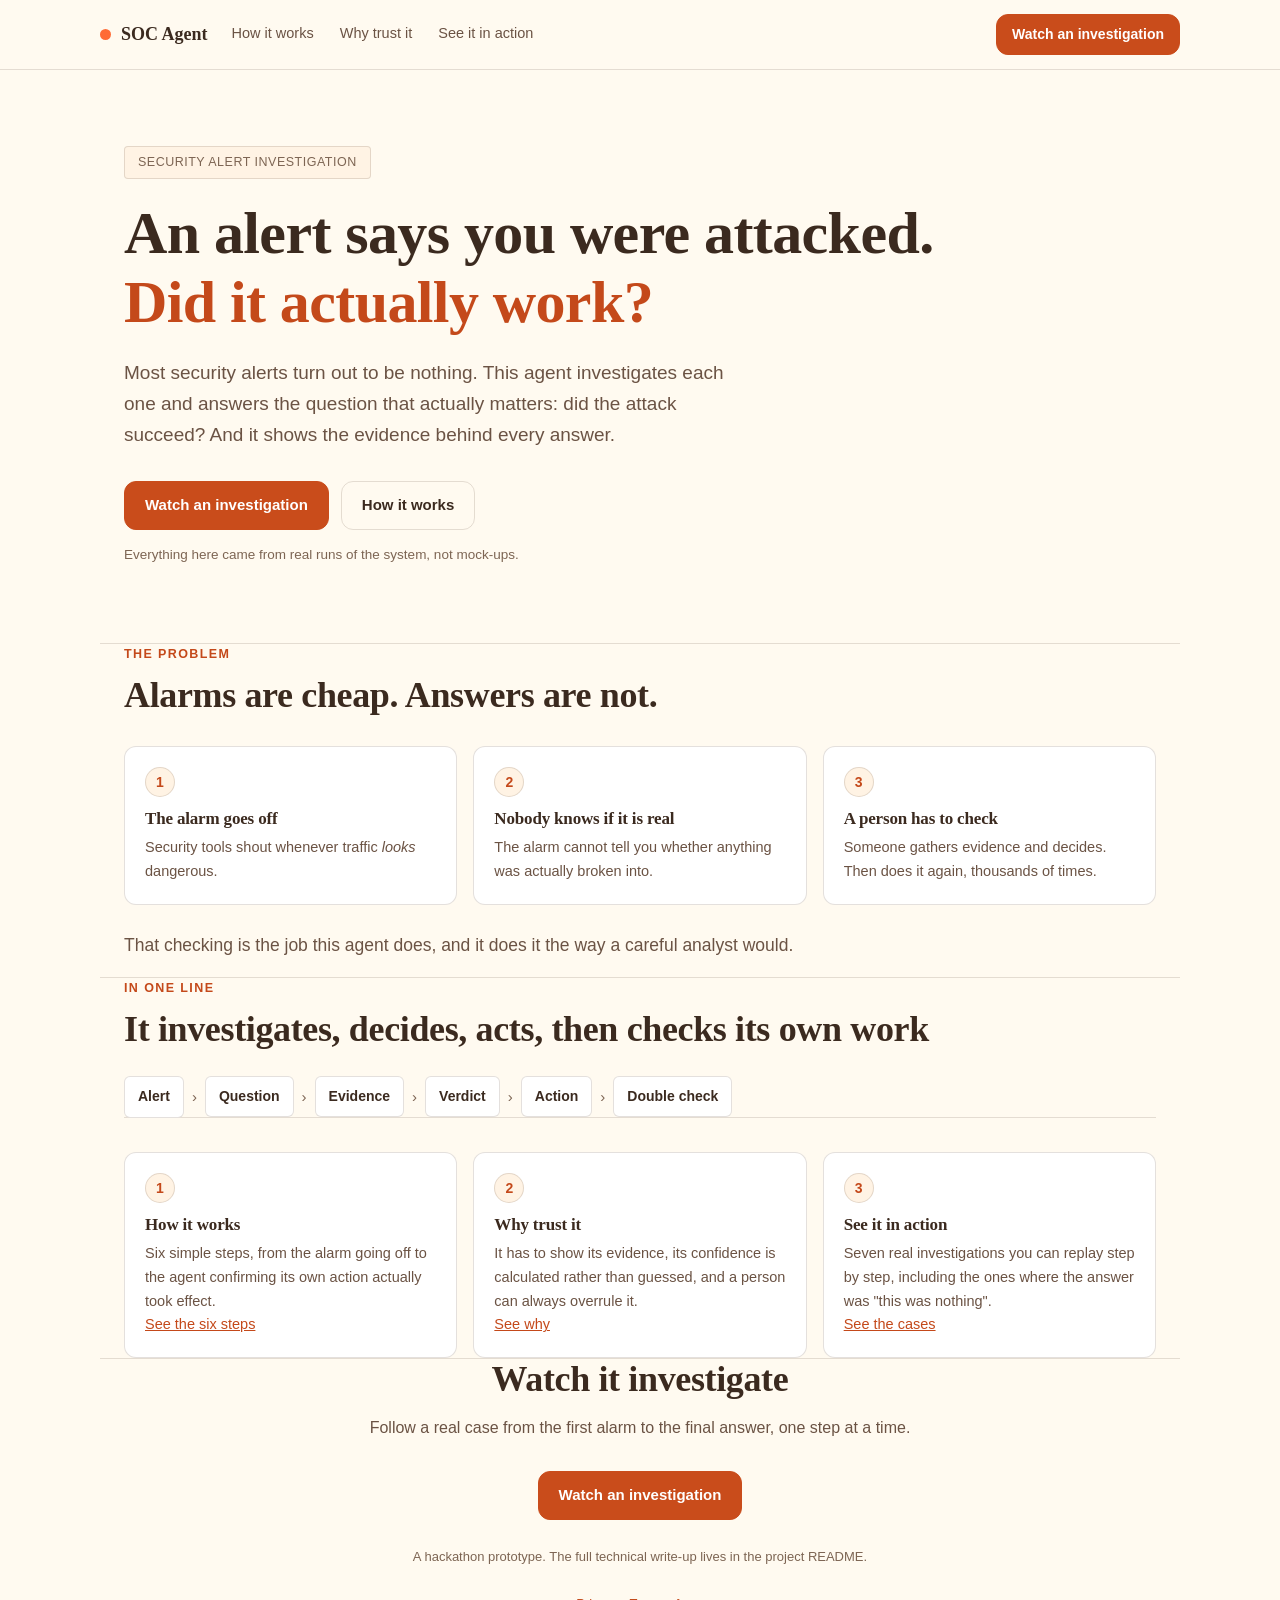
<file: index.html>
<!doctype html>
<html lang="en">
<head>
<meta charset="utf-8">
<meta name="viewport" content="width=device-width,initial-scale=1">
<title>SOC Agent: did the attack actually succeed?</title>
<meta name="description" content="An autonomous agent that investigates security alerts and decides whether the attack actually succeeded, showing the evidence behind every answer.">
<meta property="og:type" content="website">
<meta property="og:site_name" content="SOC Agent">
<meta property="og:title" content="SOC Agent: did the attack actually succeed?">
<meta property="og:description" content="An autonomous agent that investigates security alerts and decides whether the attack actually succeeded, showing the evidence behind every answer.">
<meta property="og:url" content="https://soc-agent-trace-viewer.vercel.app/">
<meta property="og:image" content="https://soc-agent-trace-viewer.vercel.app/og-image.png">
<meta property="og:image:width" content="1200">
<meta property="og:image:height" content="630">
<meta name="twitter:card" content="summary_large_image">
<link rel="icon" href="favicon.svg" type="image/svg+xml">
<link rel="stylesheet" href="site.css">
</head>
<body>

<nav>
  <div class="wrap nav-in">
    <a class="brand" href="index.html"><span class="dot"></span>SOC Agent</a>
    <a class="l" href="how-it-works.html">How it works</a>
    <a class="l" href="design.html">Why trust it</a>
    <a class="l" href="scenarios.html">See it in action</a>
    <span class="sp"></span>
    <a class="btn sm" href="viewer.html">Watch an investigation</a>
  </div>
</nav>

<header class="hero wrap" id="top">
  <span class="kicker">Security alert investigation</span>
  <h1>An alert says you were attacked.<br><em>Did it actually work?</em></h1>
  <p class="lede">Most security alerts turn out to be nothing. This agent investigates each one
    and answers the question that actually matters: did the attack succeed? And it shows the
    evidence behind every answer.</p>
  <div class="cta">
    <a class="btn" href="viewer.html">Watch an investigation</a>
    <a class="btn ghost" href="how-it-works.html">How it works</a>
  </div>
  <p class="note">Everything here came from real runs of the system, not mock-ups.</p>
</header>

<section class="wrap">
  <div class="eyebrow">The problem</div>
  <h2>Alarms are cheap. Answers are not.</h2>

  <div class="steps six gap-l">
    <div class="step"><div class="n">1</div><h3>The alarm goes off</h3>
      <p>Security tools shout whenever traffic <em>looks</em> dangerous.</p></div>
    <div class="step"><div class="n">2</div><h3>Nobody knows if it is real</h3>
      <p>The alarm cannot tell you whether anything was actually broken into.</p></div>
    <div class="step"><div class="n">3</div><h3>A person has to check</h3>
      <p>Someone gathers evidence and decides. Then does it again, thousands of times.</p></div>
  </div>

  <p class="sub gap-m lead-lg">That checking is the job this agent
    does, and it does it the way a careful analyst would.</p>
</section>

<section class="wrap">
  <div class="eyebrow">In one line</div>
  <h2>It investigates, decides, acts, then checks its own work</h2>

  <nav class="pipe" aria-label="What the agent does">
    <a href="how-it-works.html">Alert</a><span class="arw">&rsaquo;</span>
    <a href="how-it-works.html">Question</a><span class="arw">&rsaquo;</span>
    <a href="how-it-works.html">Evidence</a><span class="arw">&rsaquo;</span>
    <a href="how-it-works.html">Verdict</a><span class="arw">&rsaquo;</span>
    <a href="how-it-works.html">Action</a><span class="arw">&rsaquo;</span>
    <a href="how-it-works.html">Double check</a>
  </nav>

  <div class="steps six gap-xl">
    <div class="step">
      <div class="n">1</div><h3>How it works</h3>
      <p>Six simple steps, from the alarm going off to the agent confirming its own action
        actually took effect.</p>
      <p class="gap-s"><a href="how-it-works.html">See the six steps</a></p>
    </div>
    <div class="step">
      <div class="n">2</div><h3>Why trust it</h3>
      <p>It has to show its evidence, its confidence is calculated rather than guessed, and a
        person can always overrule it.</p>
      <p class="gap-s"><a href="design.html">See why</a></p>
    </div>
    <div class="step">
      <div class="n">3</div><h3>See it in action</h3>
      <p>Seven real investigations you can replay step by step, including the ones where the
        answer was "this was nothing".</p>
      <p class="gap-s"><a href="scenarios.html">See the cases</a></p>
    </div>
  </div>
</section>

<footer class="wrap">
  <h2>Watch it investigate</h2>
  <p class="sub">Follow a real case from the first alarm to the final answer, one step at a time.</p>
  <div class="cta"><a class="btn" href="viewer.html">Watch an investigation</a></div>
  <p class="fine">A hackathon prototype. The full technical write-up lives in the project README.</p>
  <p class="fine"><a href="privacy.html">Privacy</a> &middot; <a href="terms.html">Terms of use</a></p>
</footer>

</body>
</html>
</file>
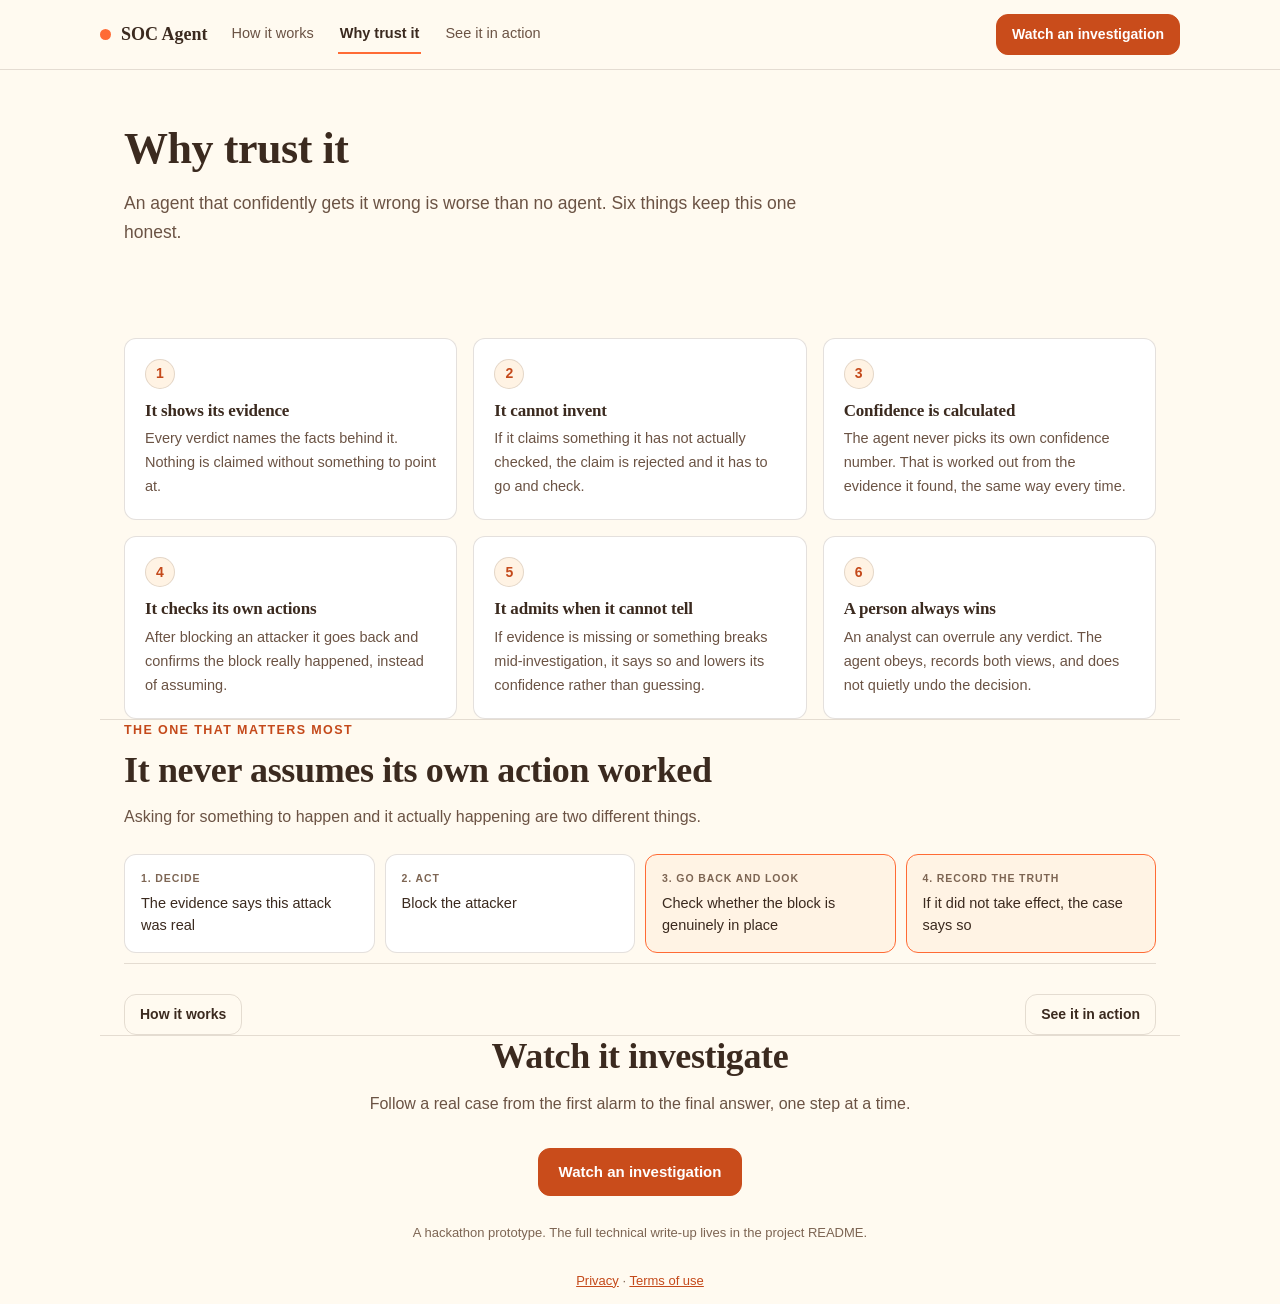
<file: design.html>
<!doctype html>
<html lang="en">
<head>
<meta charset="utf-8">
<meta name="viewport" content="width=device-width,initial-scale=1">
<title>Why trust it: SOC Agent</title>
<meta name="description" content="Six reasons its verdicts can be trusted: it shows its evidence, cannot invent claims, calculates its confidence and checks its own actions.">
<meta property="og:type" content="website">
<meta property="og:site_name" content="SOC Agent">
<meta property="og:title" content="Why trust it: SOC Agent">
<meta property="og:description" content="Six reasons its verdicts can be trusted: it shows its evidence, cannot invent claims, calculates its confidence and checks its own actions.">
<meta property="og:url" content="https://soc-agent-trace-viewer.vercel.app/design.html">
<meta property="og:image" content="https://soc-agent-trace-viewer.vercel.app/og-image.png">
<meta property="og:image:width" content="1200">
<meta property="og:image:height" content="630">
<meta name="twitter:card" content="summary_large_image">
<link rel="icon" href="favicon.svg" type="image/svg+xml">
<link rel="stylesheet" href="site.css">
</head>
<body>

<nav>
  <div class="wrap nav-in">
    <a class="brand" href="index.html"><span class="dot"></span>SOC Agent</a>
    <a class="l" href="how-it-works.html">How it works</a>
    <a class="l active" href="design.html">Why trust it</a>
    <a class="l" href="scenarios.html">See it in action</a>
    <span class="sp"></span>
    <a class="btn sm" href="viewer.html">Watch an investigation</a>
  </div>
</nav>

<header class="pagehead wrap">
  <h1>Why trust it</h1>
  <p class="sub">An agent that confidently gets it wrong is worse than no agent. Six things keep
    this one honest.</p>
</header>

<section class="wrap first">
  <div class="steps six">
    <div class="step"><div class="n">1</div><h3>It shows its evidence</h3>
      <p>Every verdict names the facts behind it. Nothing is claimed without something to point
        at.</p></div>
    <div class="step"><div class="n">2</div><h3>It cannot invent</h3>
      <p>If it claims something it has not actually checked, the claim is rejected and it has to
        go and check.</p></div>
    <div class="step"><div class="n">3</div><h3>Confidence is calculated</h3>
      <p>The agent never picks its own confidence number. That is worked out from the evidence it
        found, the same way every time.</p></div>
    <div class="step"><div class="n">4</div><h3>It checks its own actions</h3>
      <p>After blocking an attacker it goes back and confirms the block really happened, instead
        of assuming.</p></div>
    <div class="step"><div class="n">5</div><h3>It admits when it cannot tell</h3>
      <p>If evidence is missing or something breaks mid-investigation, it says so and lowers its
        confidence rather than guessing.</p></div>
    <div class="step"><div class="n">6</div><h3>A person always wins</h3>
      <p>An analyst can overrule any verdict. The agent obeys, records both views, and does not
        quietly undo the decision.</p></div>
  </div>
</section>

<section class="wrap">
  <div class="eyebrow">The one that matters most</div>
  <h2>It never assumes its own action worked</h2>
  <p class="sub">Asking for something to happen and it actually happening are two different
    things.</p>

  <div class="chain">
    <div class="clink"><div class="k">1. Decide</div>
      <div class="v">The evidence says this attack was real</div></div>
    <div class="clink"><div class="k">2. Act</div>
      <div class="v">Block the attacker</div></div>
    <div class="clink key"><div class="k">3. Go back and look</div>
      <div class="v">Check whether the block is genuinely in place</div></div>
    <div class="clink key"><div class="k">4. Record the truth</div>
      <div class="v">If it did not take effect, the case says so</div></div>
  </div>

  <div class="pagenav">
    <a class="btn ghost sm" href="how-it-works.html">How it works</a>
    <span class="sp"></span>
    <a class="btn ghost sm" href="scenarios.html">See it in action</a>
  </div>
</section>

<footer class="wrap">
  <h2>Watch it investigate</h2>
  <p class="sub">Follow a real case from the first alarm to the final answer, one step at a time.</p>
  <div class="cta"><a class="btn" href="viewer.html">Watch an investigation</a></div>
  <p class="fine">A hackathon prototype. The full technical write-up lives in the project README.</p>
  <p class="fine"><a href="privacy.html">Privacy</a> &middot; <a href="terms.html">Terms of use</a></p>
</footer>

</body>
</html>
</file>
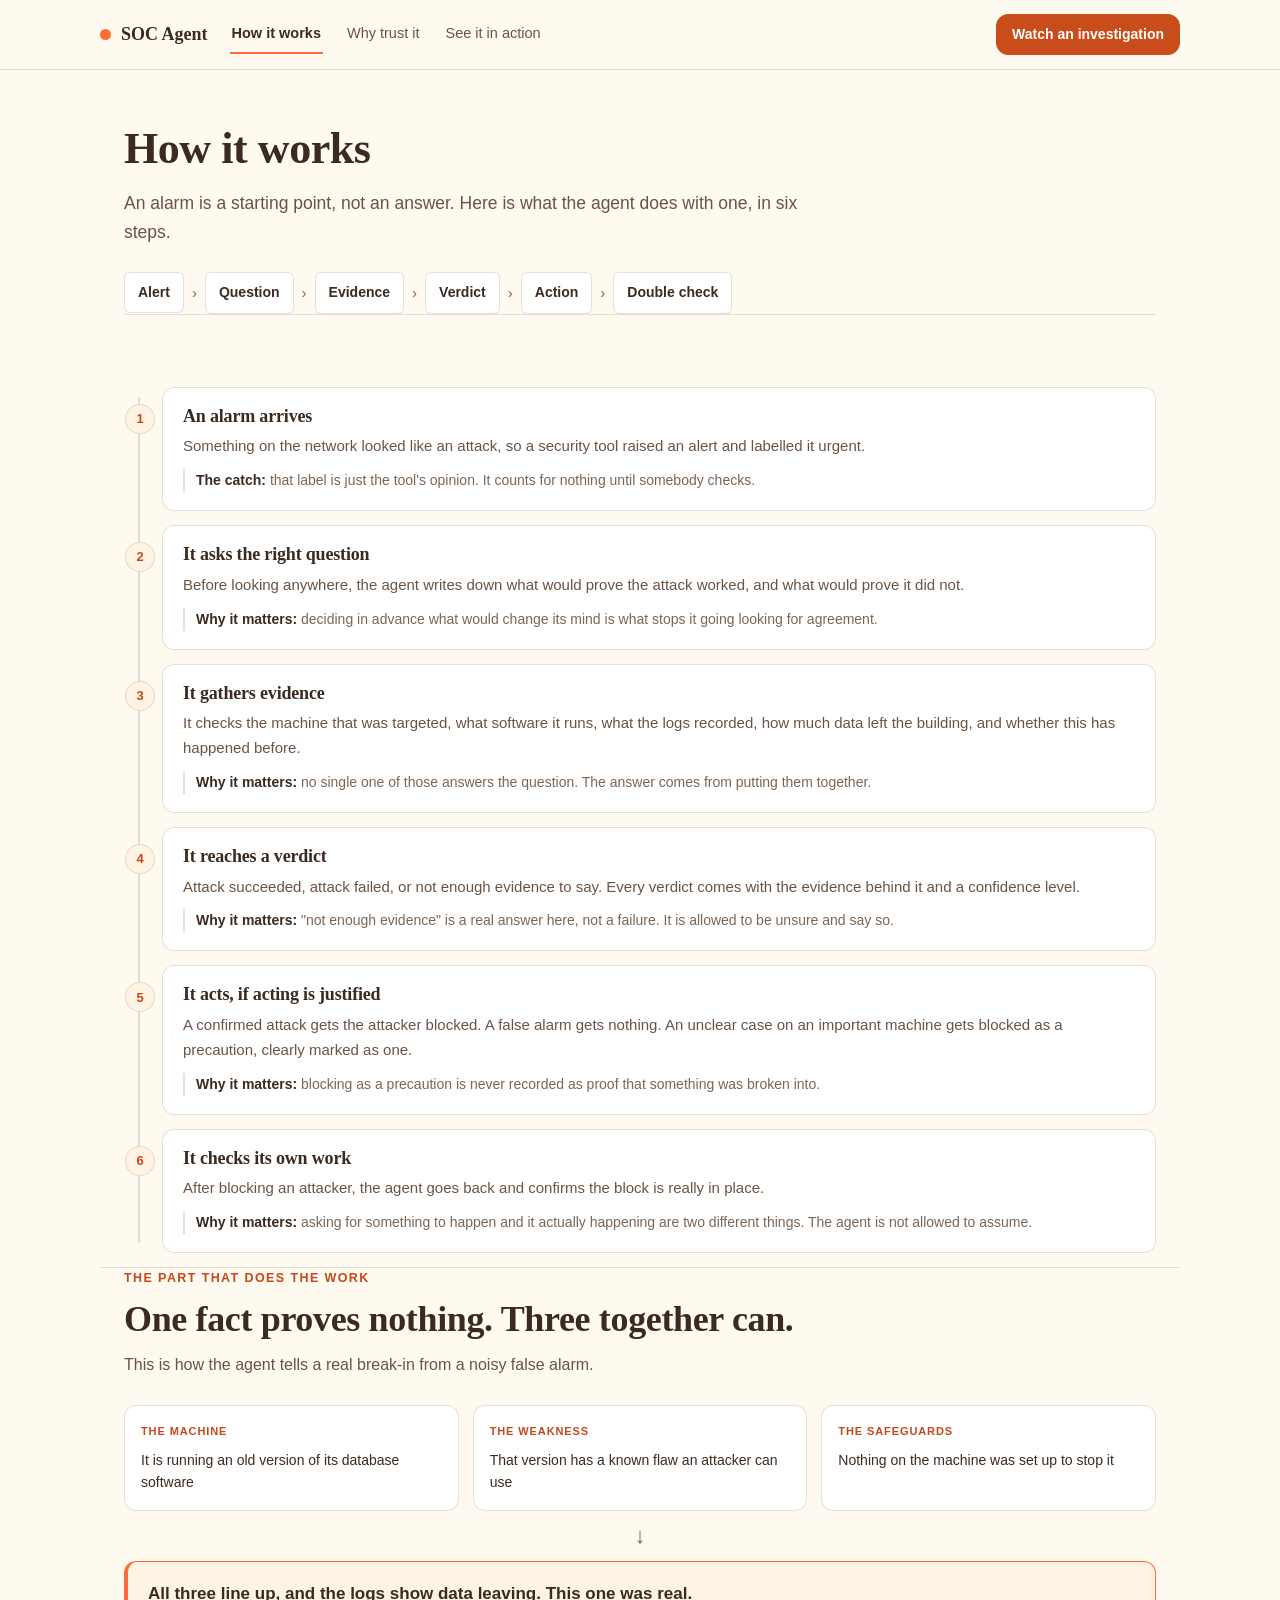
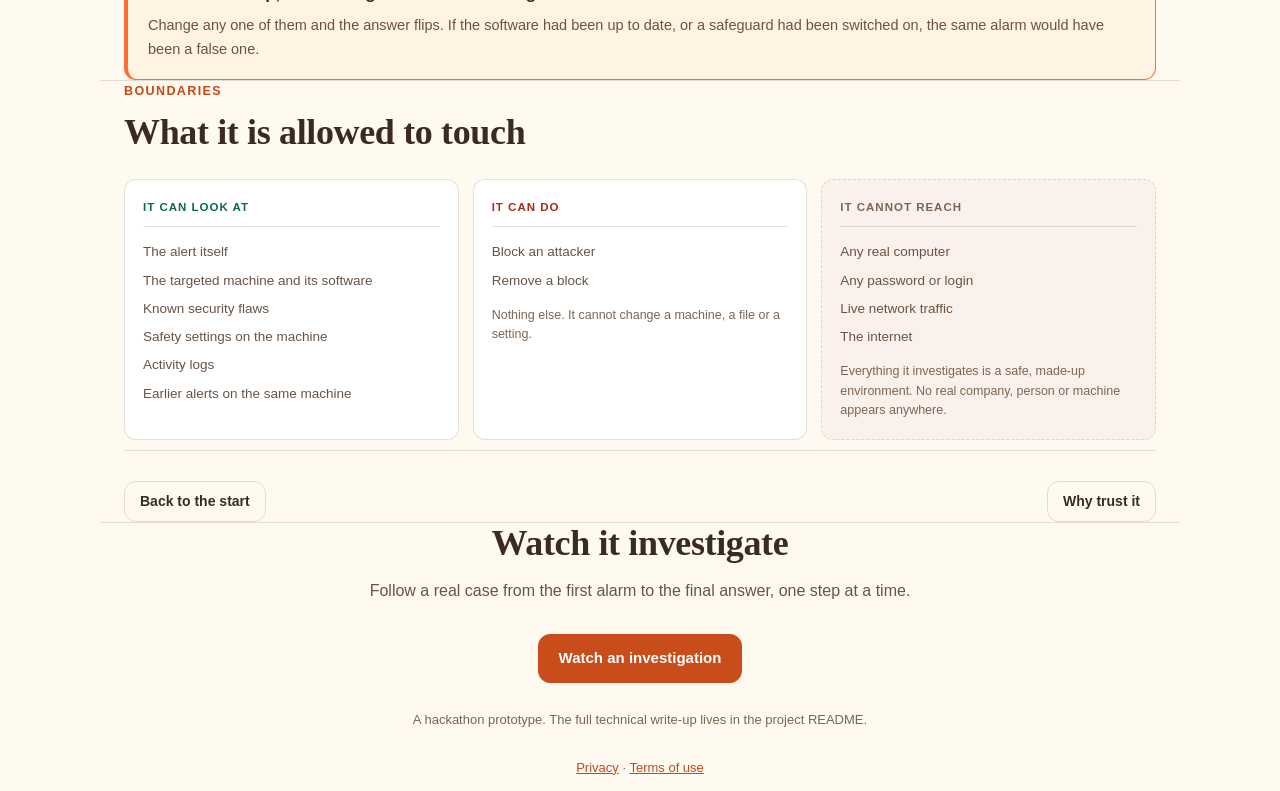
<file: how-it-works.html>
<!doctype html>
<html lang="en">
<head>
<meta charset="utf-8">
<meta name="viewport" content="width=device-width,initial-scale=1">
<title>How it works: SOC Agent</title>
<meta name="description" content="How the agent goes from an alarm to a verified verdict in six steps, and what it is allowed to touch along the way.">
<meta property="og:type" content="website">
<meta property="og:site_name" content="SOC Agent">
<meta property="og:title" content="How it works: SOC Agent">
<meta property="og:description" content="How the agent goes from an alarm to a verified verdict in six steps, and what it is allowed to touch along the way.">
<meta property="og:url" content="https://soc-agent-trace-viewer.vercel.app/how-it-works.html">
<meta property="og:image" content="https://soc-agent-trace-viewer.vercel.app/og-image.png">
<meta property="og:image:width" content="1200">
<meta property="og:image:height" content="630">
<meta name="twitter:card" content="summary_large_image">
<link rel="icon" href="favicon.svg" type="image/svg+xml">
<link rel="stylesheet" href="site.css">
</head>
<body>

<nav>
  <div class="wrap nav-in">
    <a class="brand" href="index.html"><span class="dot"></span>SOC Agent</a>
    <a class="l active" href="how-it-works.html">How it works</a>
    <a class="l" href="design.html">Why trust it</a>
    <a class="l" href="scenarios.html">See it in action</a>
    <span class="sp"></span>
    <a class="btn sm" href="viewer.html">Watch an investigation</a>
  </div>
</nav>

<header class="pagehead wrap">
  <h1>How it works</h1>
  <p class="sub">An alarm is a starting point, not an answer. Here is what the agent does with
    one, in six steps.</p>

  <nav class="pipe" aria-label="The six steps">
    <a href="#s1">Alert</a><span class="arw">&rsaquo;</span>
    <a href="#s2">Question</a><span class="arw">&rsaquo;</span>
    <a href="#s3">Evidence</a><span class="arw">&rsaquo;</span>
    <a href="#s4">Verdict</a><span class="arw">&rsaquo;</span>
    <a href="#s5">Action</a><span class="arw">&rsaquo;</span>
    <a href="#s6">Double check</a>
  </nav>
</header>

<section class="wrap first">
  <div class="flow">

    <article class="fstep" id="s1" data-n="1">
      <h3>An alarm arrives</h3>
      <p class="what">Something on the network looked like an attack, so a security tool raised an
        alert and labelled it urgent.</p>
      <p class="why"><b>The catch:</b> that label is just the tool's opinion. It counts for nothing
        until somebody checks.</p>
    </article>

    <article class="fstep" id="s2" data-n="2">
      <h3>It asks the right question</h3>
      <p class="what">Before looking anywhere, the agent writes down what would prove the attack
        worked, and what would prove it did not.</p>
      <p class="why"><b>Why it matters:</b> deciding in advance what would change its mind is what
        stops it going looking for agreement.</p>
    </article>

    <article class="fstep" id="s3" data-n="3">
      <h3>It gathers evidence</h3>
      <p class="what">It checks the machine that was targeted, what software it runs, what the
        logs recorded, how much data left the building, and whether this has happened before.</p>
      <p class="why"><b>Why it matters:</b> no single one of those answers the question. The answer
        comes from putting them together.</p>
    </article>

    <article class="fstep" id="s4" data-n="4">
      <h3>It reaches a verdict</h3>
      <p class="what">Attack succeeded, attack failed, or not enough evidence to say. Every verdict
        comes with the evidence behind it and a confidence level.</p>
      <p class="why"><b>Why it matters:</b> "not enough evidence" is a real answer here, not a
        failure. It is allowed to be unsure and say so.</p>
    </article>

    <article class="fstep" id="s5" data-n="5">
      <h3>It acts, if acting is justified</h3>
      <p class="what">A confirmed attack gets the attacker blocked. A false alarm gets nothing. An
        unclear case on an important machine gets blocked as a precaution, clearly marked as one.</p>
      <p class="why"><b>Why it matters:</b> blocking as a precaution is never recorded as proof
        that something was broken into.</p>
    </article>

    <article class="fstep" id="s6" data-n="6">
      <h3>It checks its own work</h3>
      <p class="what">After blocking an attacker, the agent goes back and confirms the block is
        really in place.</p>
      <p class="why"><b>Why it matters:</b> asking for something to happen and it actually
        happening are two different things. The agent is not allowed to assume.</p>
    </article>

  </div>
</section>

<section class="wrap">
  <div class="eyebrow">The part that does the work</div>
  <h2>One fact proves nothing. Three together can.</h2>
  <p class="sub">This is how the agent tells a real break-in from a noisy false alarm.</p>

  <div class="corr">
    <div class="cin"><div class="src">The machine</div>
      <div class="fact">It is running an old version of its database software</div></div>
    <div class="cin"><div class="src">The weakness</div>
      <div class="fact">That version has a known flaw an attacker can use</div></div>
    <div class="cin"><div class="src">The safeguards</div>
      <div class="fact">Nothing on the machine was set up to stop it</div></div>
  </div>

  <div class="join">&darr;</div>

  <div class="cout">
    <div class="v">All three line up, and the logs show data leaving. This one was real.</div>
    <p>Change any one of them and the answer flips. If the software had been up to date, or a
      safeguard had been switched on, the same alarm would have been a false one.</p>
  </div>
</section>

<section class="wrap">
  <div class="eyebrow">Boundaries</div>
  <h2>What it is allowed to touch</h2>

  <div class="access">
    <div class="acol read">
      <div class="hd">It can look at</div>
      <ul>
        <li>The alert itself</li>
        <li>The targeted machine and its software</li>
        <li>Known security flaws</li>
        <li>Safety settings on the machine</li>
        <li>Activity logs</li>
        <li>Earlier alerts on the same machine</li>
      </ul>
    </div>
    <div class="acol act">
      <div class="hd">It can do</div>
      <ul>
        <li>Block an attacker</li>
        <li>Remove a block</li>
      </ul>
      <p class="note">Nothing else. It cannot change a machine, a file or a setting.</p>
    </div>
    <div class="acol no">
      <div class="hd">It cannot reach</div>
      <ul>
        <li>Any real computer</li>
        <li>Any password or login</li>
        <li>Live network traffic</li>
        <li>The internet</li>
      </ul>
      <p class="note">Everything it investigates is a safe, made-up environment. No real company,
        person or machine appears anywhere.</p>
    </div>
  </div>

  <div class="pagenav">
    <a class="btn ghost sm" href="index.html">Back to the start</a>
    <span class="sp"></span>
    <a class="btn ghost sm" href="design.html">Why trust it</a>
  </div>
</section>

<footer class="wrap">
  <h2>Watch it investigate</h2>
  <p class="sub">Follow a real case from the first alarm to the final answer, one step at a time.</p>
  <div class="cta"><a class="btn" href="viewer.html">Watch an investigation</a></div>
  <p class="fine">A hackathon prototype. The full technical write-up lives in the project README.</p>
  <p class="fine"><a href="privacy.html">Privacy</a> &middot; <a href="terms.html">Terms of use</a></p>
</footer>

</body>
</html>
</file>
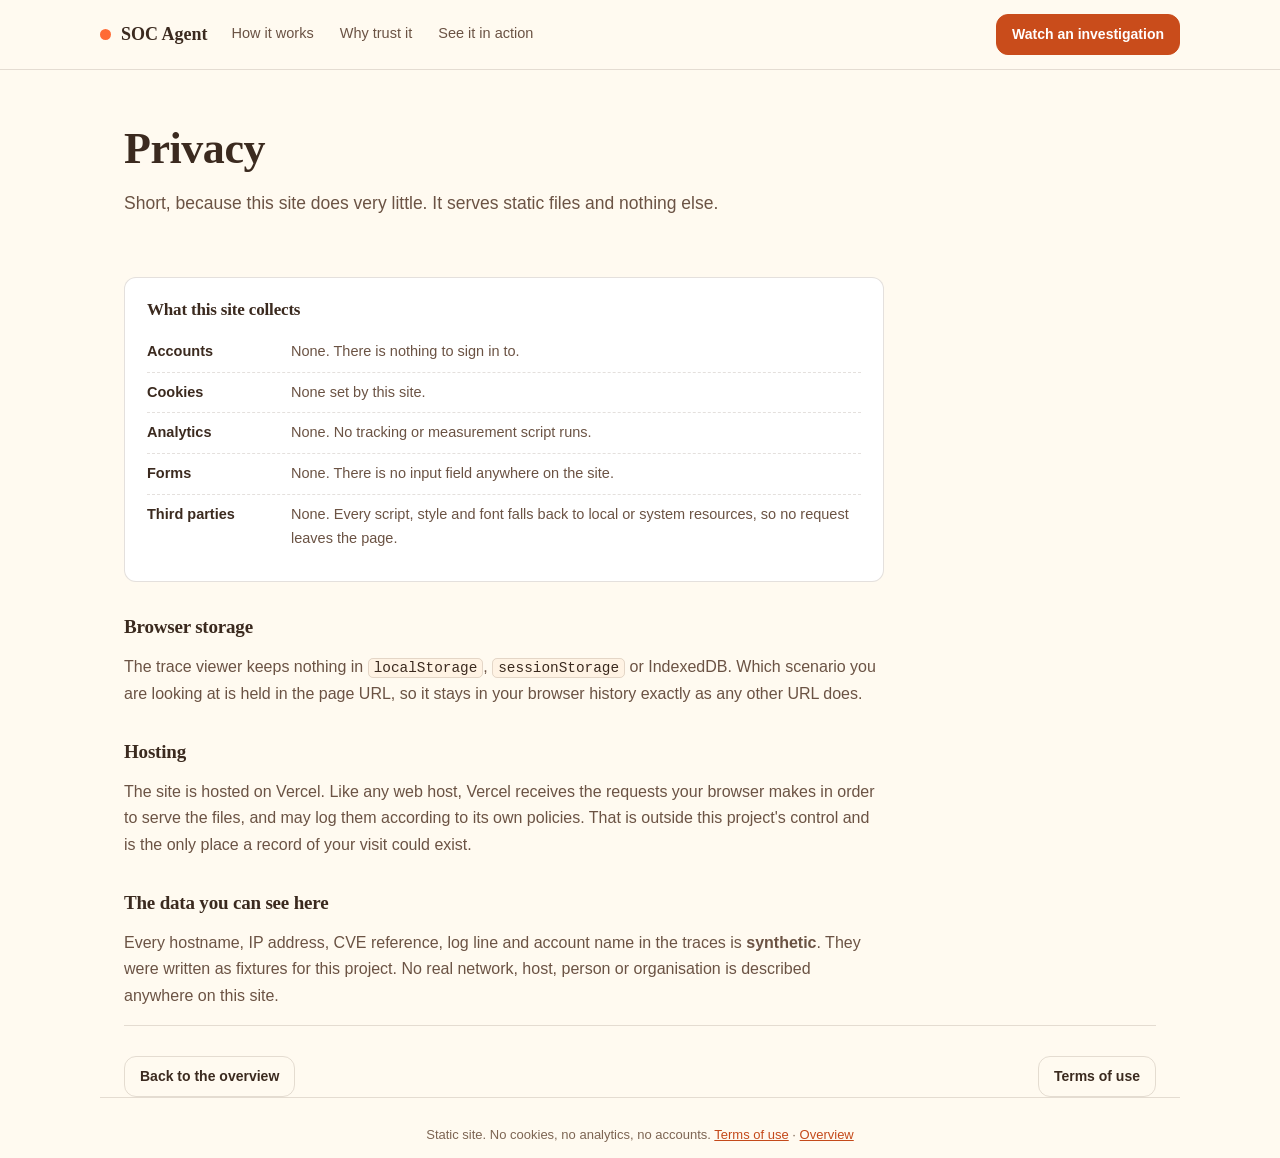
<file: privacy.html>
<!doctype html>
<html lang="en">
<head>
<meta charset="utf-8">
<meta name="viewport" content="width=device-width,initial-scale=1">
<title>Privacy: SOC Agent</title>
<meta name="description" content="This site serves static files only: no accounts, cookies, analytics or third-party requests.">
<meta property="og:type" content="website">
<meta property="og:site_name" content="SOC Agent">
<meta property="og:title" content="Privacy: SOC Agent">
<meta property="og:description" content="This site serves static files only: no accounts, cookies, analytics or third-party requests.">
<meta property="og:url" content="https://soc-agent-trace-viewer.vercel.app/privacy.html">
<meta property="og:image" content="https://soc-agent-trace-viewer.vercel.app/og-image.png">
<meta property="og:image:width" content="1200">
<meta property="og:image:height" content="630">
<meta name="twitter:card" content="summary_large_image">
<link rel="icon" href="favicon.svg" type="image/svg+xml">
<link rel="stylesheet" href="site.css">
</head>
<body>

<nav>
  <div class="wrap nav-in">
    <a class="brand" href="index.html"><span class="dot"></span>SOC Agent</a>
    <a class="l" href="how-it-works.html">How it works</a>
    <a class="l" href="design.html">Why trust it</a>
    <a class="l" href="scenarios.html">See it in action</a>
    <span class="sp"></span>
    <a class="btn sm" href="viewer.html">Watch an investigation</a>
  </div>
</nav>

<header class="pagehead wrap">
  <h1>Privacy</h1>
  <p class="sub">Short, because this site does very little. It serves static files and
    nothing else.</p>
</header>

<section class="wrap first">
  <div class="panelbox measure">
    <h3>What this site collects</h3>
    <div class="kv"><b>Accounts</b><span>None. There is nothing to sign in to.</span></div>
    <div class="kv"><b>Cookies</b><span>None set by this site.</span></div>
    <div class="kv"><b>Analytics</b><span>None. No tracking or measurement script runs.</span></div>
    <div class="kv"><b>Forms</b><span>None. There is no input field anywhere on the site.</span></div>
    <div class="kv"><b>Third parties</b><span>None. Every script, style and font falls back to
      local or system resources, so no request leaves the page.</span></div>
  </div>

  <h3 class="legal-h">Browser storage</h3>
  <p class="measure">The trace viewer keeps nothing in <code>localStorage</code>,
    <code>sessionStorage</code> or IndexedDB. Which scenario you are looking at is held in the
    page URL, so it stays in your browser history exactly as any other URL does.</p>

  <h3 class="legal-h">Hosting</h3>
  <p class="measure">The site is hosted on Vercel. Like any web host, Vercel receives
    the requests your browser makes in order to serve the files, and may log them according to
    its own policies. That is outside this project's control and is the only place a record of
    your visit could exist.</p>

  <h3 class="legal-h">The data you can see here</h3>
  <p class="measure">Every hostname, IP address, CVE reference, log line and account
    name in the traces is <strong>synthetic</strong>. They were written as fixtures for this
    project. No real network, host, person or organisation is described anywhere on this site.</p>

  <div class="pagenav"><a class="btn ghost sm" href="index.html">Back to the overview</a>
    <span class="sp"></span><a class="btn ghost sm" href="terms.html">Terms of use</a></div>
</section>

<footer class="wrap">
  <p class="fine">Static site. No cookies, no analytics, no accounts.
    <a href="terms.html">Terms of use</a> &middot; <a href="index.html">Overview</a></p>
</footer>

</body>
</html>
</file>
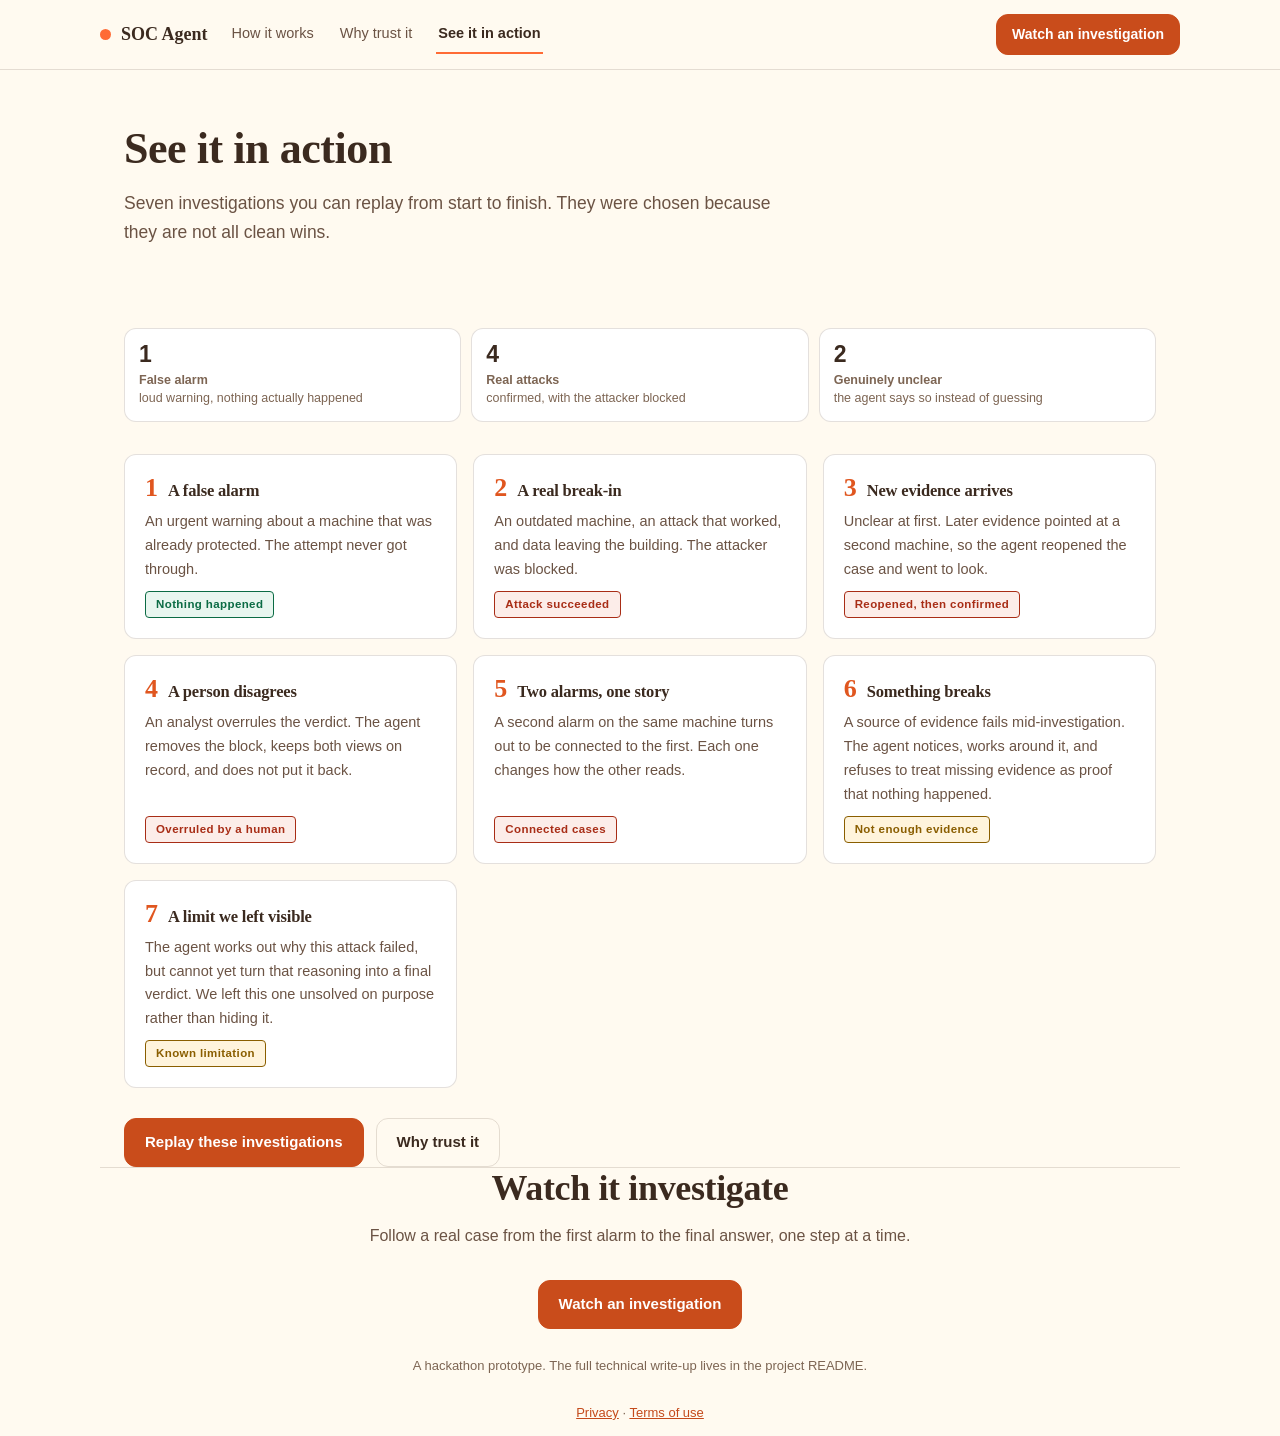
<file: scenarios.html>
<!doctype html>
<html lang="en">
<head>
<meta charset="utf-8">
<meta name="viewport" content="width=device-width,initial-scale=1">
<title>See it in action: SOC Agent</title>
<meta name="description" content="Seven recorded investigations you can replay, including a false alarm, a failed tool, a human override and one case left unsolved on purpose.">
<meta property="og:type" content="website">
<meta property="og:site_name" content="SOC Agent">
<meta property="og:title" content="See it in action: SOC Agent">
<meta property="og:description" content="Seven recorded investigations you can replay, including a false alarm, a failed tool, a human override and one case left unsolved on purpose.">
<meta property="og:url" content="https://soc-agent-trace-viewer.vercel.app/scenarios.html">
<meta property="og:image" content="https://soc-agent-trace-viewer.vercel.app/og-image.png">
<meta property="og:image:width" content="1200">
<meta property="og:image:height" content="630">
<meta name="twitter:card" content="summary_large_image">
<link rel="icon" href="favicon.svg" type="image/svg+xml">
<link rel="stylesheet" href="site.css">
</head>
<body>

<nav>
  <div class="wrap nav-in">
    <a class="brand" href="index.html"><span class="dot"></span>SOC Agent</a>
    <a class="l" href="how-it-works.html">How it works</a>
    <a class="l" href="design.html">Why trust it</a>
    <a class="l active" href="scenarios.html">See it in action</a>
    <span class="sp"></span>
    <a class="btn sm" href="viewer.html">Watch an investigation</a>
  </div>
</nav>

<header class="pagehead wrap">
  <h1>See it in action</h1>
  <p class="sub">Seven investigations you can replay from start to finish. They were chosen
    because they are not all clean wins.</p>
</header>

<section class="wrap first">
  <div class="spread">
    <div class="sp1"><div class="n">1</div><div class="l"><strong>False alarm</strong><br>
      loud warning, nothing actually happened</div></div>
    <div class="sp1"><div class="n">4</div><div class="l"><strong>Real attacks</strong><br>
      confirmed, with the attacker blocked</div></div>
    <div class="sp1"><div class="n">2</div><div class="l"><strong>Genuinely unclear</strong><br>
      the agent says so instead of guessing</div></div>
  </div>

  <div class="cards">
    <div class="sc"><div class="sc-hd"><span class="sc-n">1</span><h3>A false alarm</h3></div>
      <p>An urgent warning about a machine that was already protected. The attempt never got
        through.</p>
      <span class="tag t-fail">Nothing happened</span></div>

    <div class="sc"><div class="sc-hd"><span class="sc-n">2</span><h3>A real break-in</h3></div>
      <p>An outdated machine, an attack that worked, and data leaving the building. The attacker
        was blocked.</p>
      <span class="tag t-succ">Attack succeeded</span></div>

    <div class="sc"><div class="sc-hd"><span class="sc-n">3</span><h3>New evidence arrives</h3></div>
      <p>Unclear at first. Later evidence pointed at a second machine, so the agent reopened the
        case and went to look.</p>
      <span class="tag t-succ">Reopened, then confirmed</span></div>

    <div class="sc"><div class="sc-hd"><span class="sc-n">4</span><h3>A person disagrees</h3></div>
      <p>An analyst overrules the verdict. The agent removes the block, keeps both views on
        record, and does not put it back.</p>
      <span class="tag t-succ">Overruled by a human</span></div>

    <div class="sc"><div class="sc-hd"><span class="sc-n">5</span><h3>Two alarms, one story</h3></div>
      <p>A second alarm on the same machine turns out to be connected to the first. Each one
        changes how the other reads.</p>
      <span class="tag t-succ">Connected cases</span></div>

    <div class="sc"><div class="sc-hd"><span class="sc-n">6</span><h3>Something breaks</h3></div>
      <p>A source of evidence fails mid-investigation. The agent notices, works around it, and
        refuses to treat missing evidence as proof that nothing happened.</p>
      <span class="tag t-inc">Not enough evidence</span></div>

    <div class="sc"><div class="sc-hd"><span class="sc-n">7</span><h3>A limit we left visible</h3></div>
      <p>The agent works out why this attack failed, but cannot yet turn that reasoning into a
        final verdict. We left this one unsolved on purpose rather than hiding it.</p>
      <span class="tag t-inc">Known limitation</span></div>
  </div>

  <div class="cta gap-l">
    <a class="btn" href="viewer.html">Replay these investigations</a>
    <a class="btn ghost" href="design.html">Why trust it</a>
  </div>
</section>

<footer class="wrap">
  <h2>Watch it investigate</h2>
  <p class="sub">Follow a real case from the first alarm to the final answer, one step at a time.</p>
  <div class="cta"><a class="btn" href="viewer.html">Watch an investigation</a></div>
  <p class="fine">A hackathon prototype. The full technical write-up lives in the project README.</p>
  <p class="fine"><a href="privacy.html">Privacy</a> &middot; <a href="terms.html">Terms of use</a></p>
</footer>

</body>
</html>
</file>
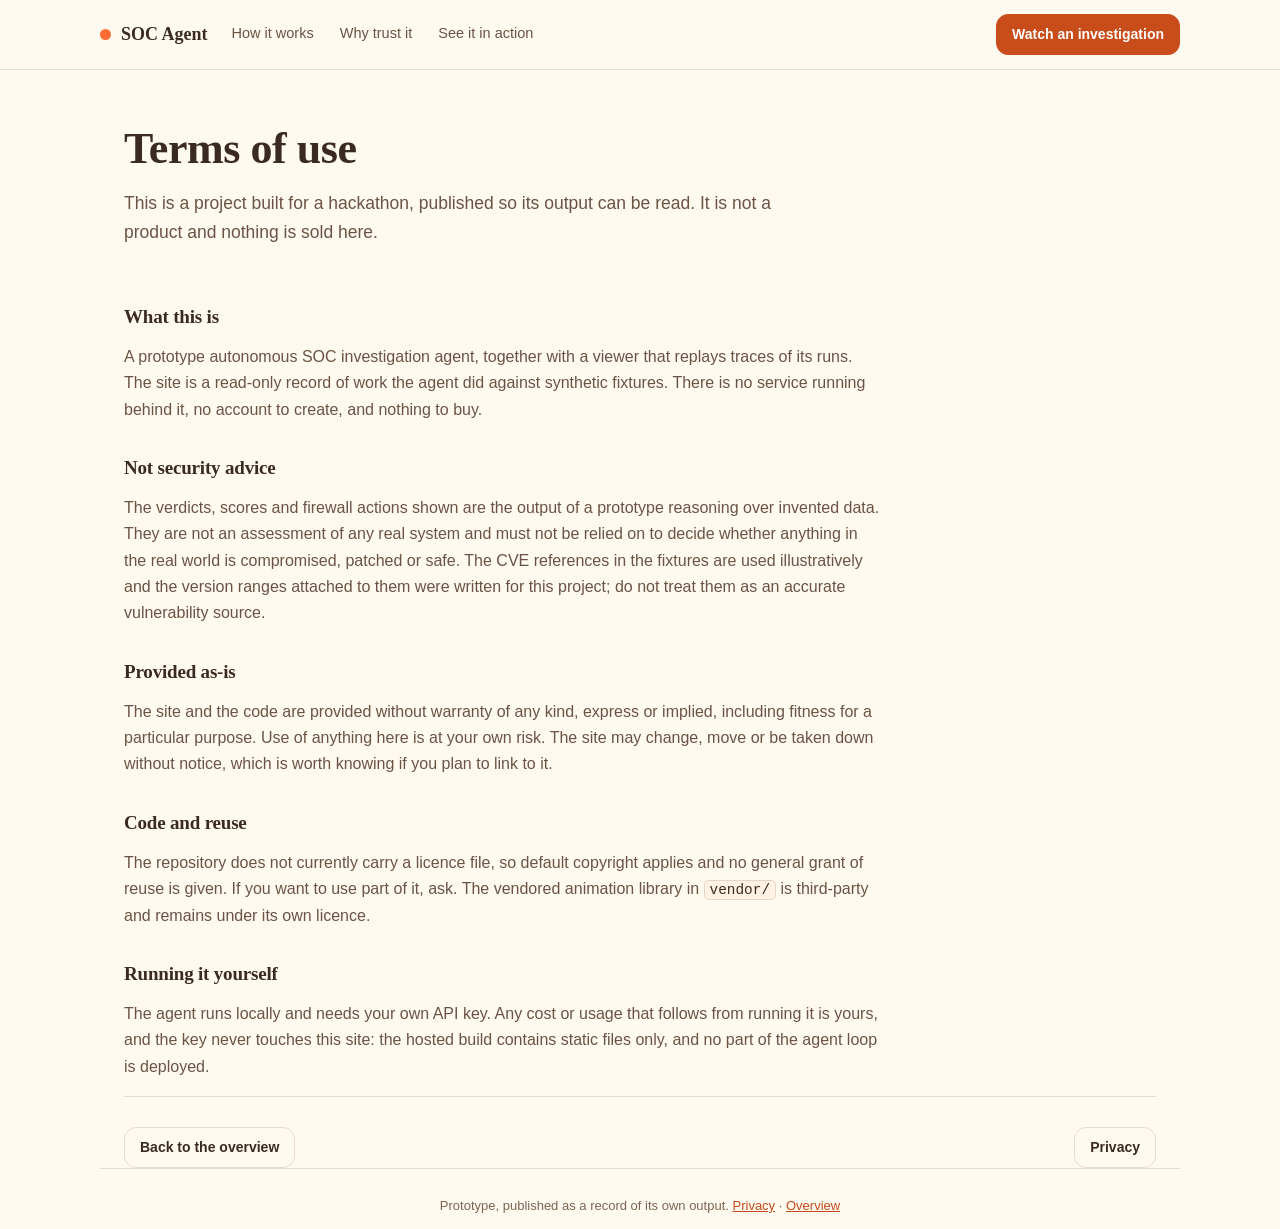
<file: terms.html>
<!doctype html>
<html lang="en">
<head>
<meta charset="utf-8">
<meta name="viewport" content="width=device-width,initial-scale=1">
<title>Terms of use: SOC Agent</title>
<meta name="description" content="A hackathon prototype published as a record of its own output. Not a product, and not security advice.">
<meta property="og:type" content="website">
<meta property="og:site_name" content="SOC Agent">
<meta property="og:title" content="Terms of use: SOC Agent">
<meta property="og:description" content="A hackathon prototype published as a record of its own output. Not a product, and not security advice.">
<meta property="og:url" content="https://soc-agent-trace-viewer.vercel.app/terms.html">
<meta property="og:image" content="https://soc-agent-trace-viewer.vercel.app/og-image.png">
<meta property="og:image:width" content="1200">
<meta property="og:image:height" content="630">
<meta name="twitter:card" content="summary_large_image">
<link rel="icon" href="favicon.svg" type="image/svg+xml">
<link rel="stylesheet" href="site.css">
</head>
<body>

<nav>
  <div class="wrap nav-in">
    <a class="brand" href="index.html"><span class="dot"></span>SOC Agent</a>
    <a class="l" href="how-it-works.html">How it works</a>
    <a class="l" href="design.html">Why trust it</a>
    <a class="l" href="scenarios.html">See it in action</a>
    <span class="sp"></span>
    <a class="btn sm" href="viewer.html">Watch an investigation</a>
  </div>
</nav>

<header class="pagehead wrap">
  <h1>Terms of use</h1>
  <p class="sub">This is a project built for a hackathon, published so its output can be
    read. It is not a product and nothing is sold here.</p>
</header>

<section class="wrap first">
  <h3 class="legal-h first">What this is</h3>
  <p class="measure">A prototype autonomous SOC investigation agent, together with a
    viewer that replays traces of its runs. The site is a read-only record of work the agent
    did against synthetic fixtures. There is no service running behind it, no account to
    create, and nothing to buy.</p>

  <h3 class="legal-h">Not security advice</h3>
  <p class="measure">The verdicts, scores and firewall actions shown are the output of
    a prototype reasoning over invented data. They are not an assessment of any real system and
    must not be relied on to decide whether anything in the real world is compromised, patched
    or safe. The CVE references in the fixtures are used illustratively and the version ranges
    attached to them were written for this project; do not treat them as an accurate
    vulnerability source.</p>

  <h3 class="legal-h">Provided as-is</h3>
  <p class="measure">The site and the code are provided without warranty of any kind,
    express or implied, including fitness for a particular purpose. Use of anything here is at
    your own risk. The site may change, move or be taken down without notice, which is worth
    knowing if you plan to link to it.</p>

  <h3 class="legal-h">Code and reuse</h3>
  <p class="measure">The repository does not currently carry a licence file, so default
    copyright applies and no general grant of reuse is given. If you want to use part of it,
    ask. The vendored animation library in <code>vendor/</code> is third-party and remains under
    its own licence.</p>

  <h3 class="legal-h">Running it yourself</h3>
  <p class="measure">The agent runs locally and needs your own API key. Any cost or
    usage that follows from running it is yours, and the key never touches this site: the hosted
    build contains static files only, and no part of the agent loop is deployed.</p>

  <div class="pagenav"><a class="btn ghost sm" href="index.html">Back to the overview</a>
    <span class="sp"></span><a class="btn ghost sm" href="privacy.html">Privacy</a></div>
</section>

<footer class="wrap">
  <p class="fine">Prototype, published as a record of its own output.
    <a href="privacy.html">Privacy</a> &middot; <a href="index.html">Overview</a></p>
</footer>

</body>
</html>
</file>
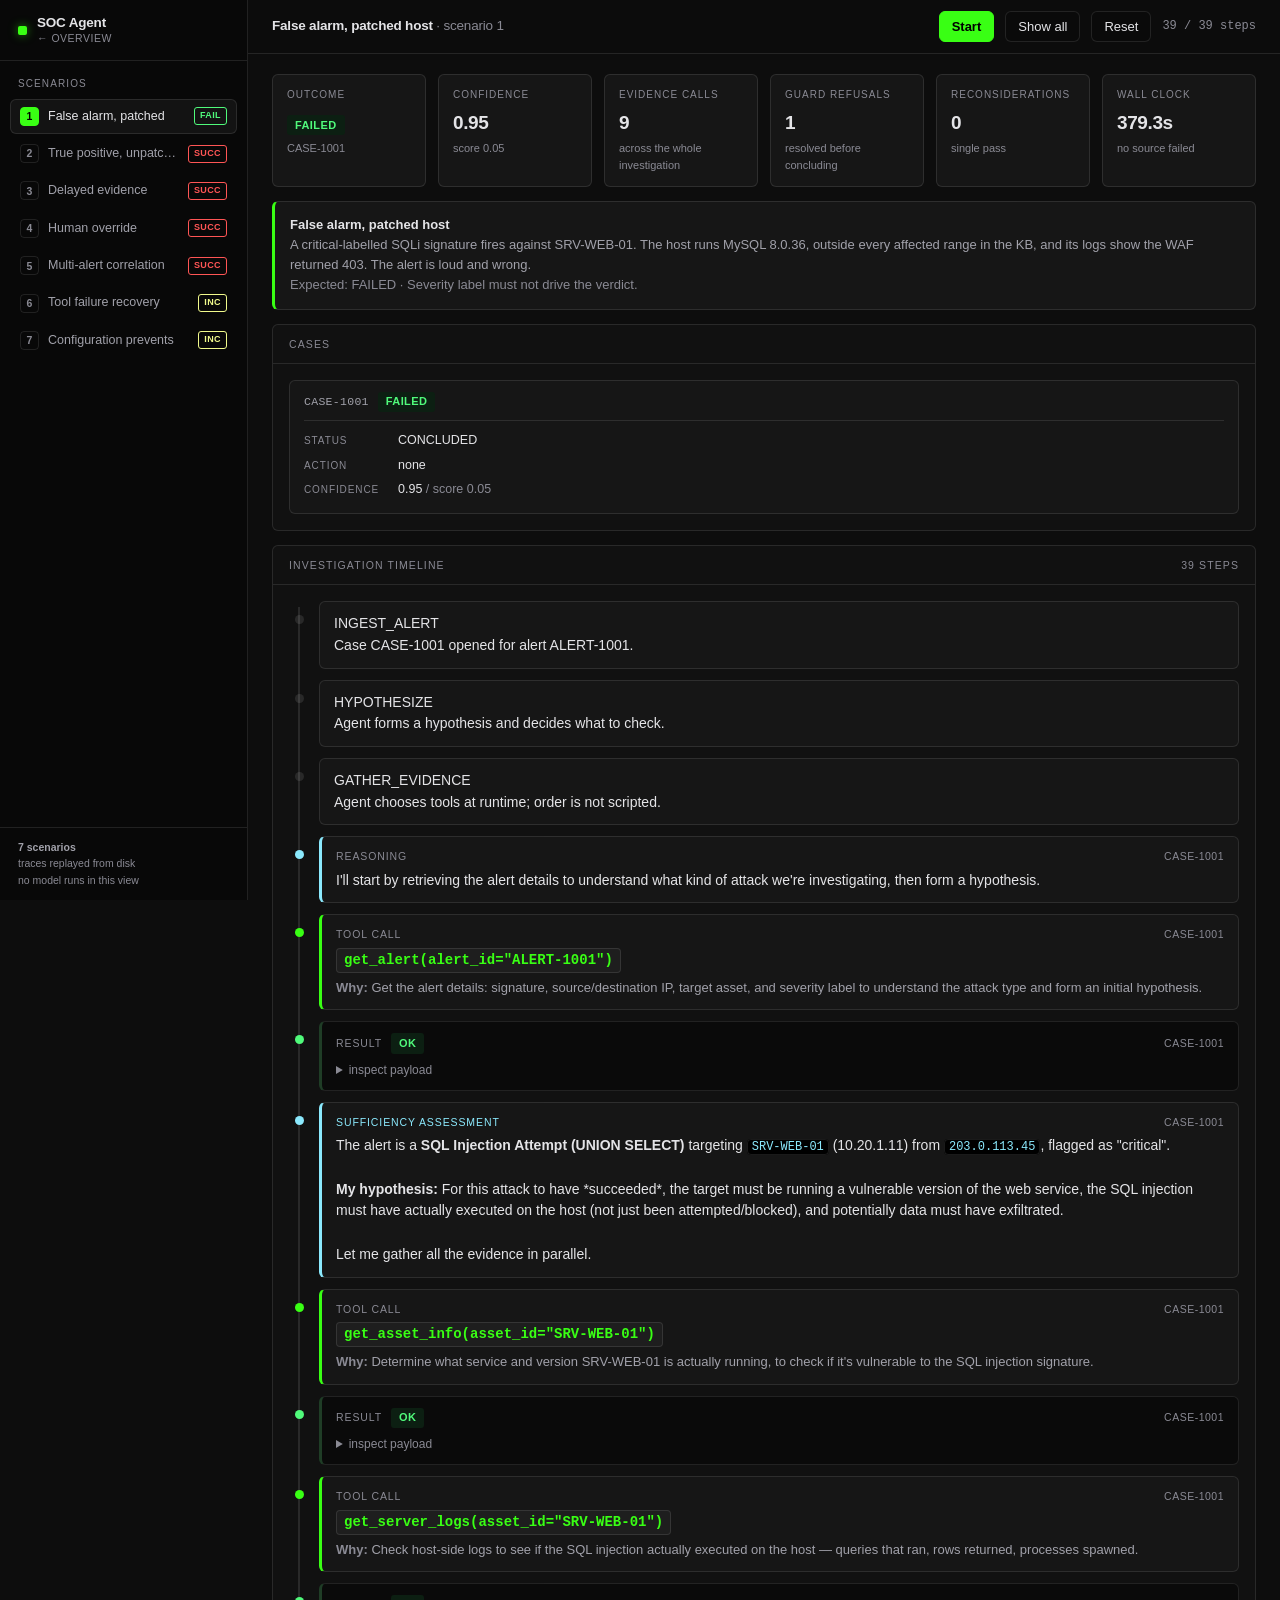
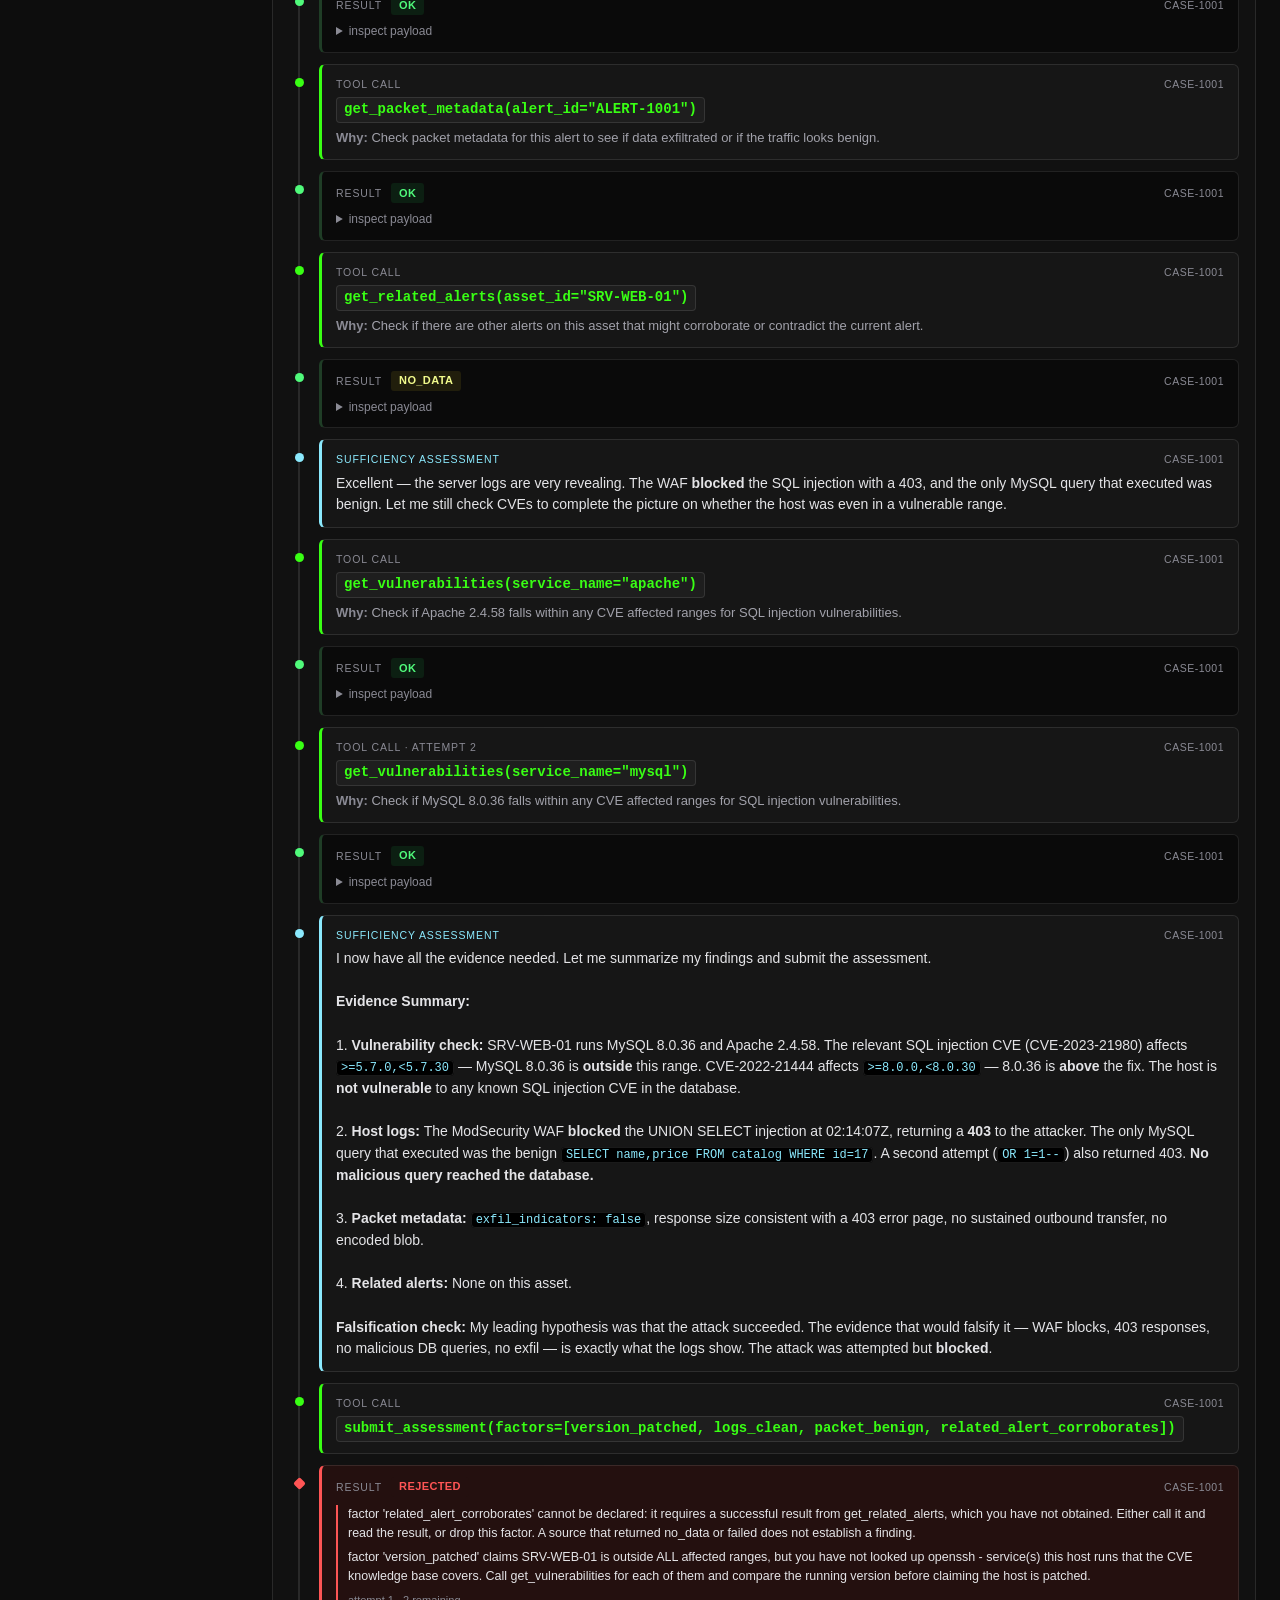
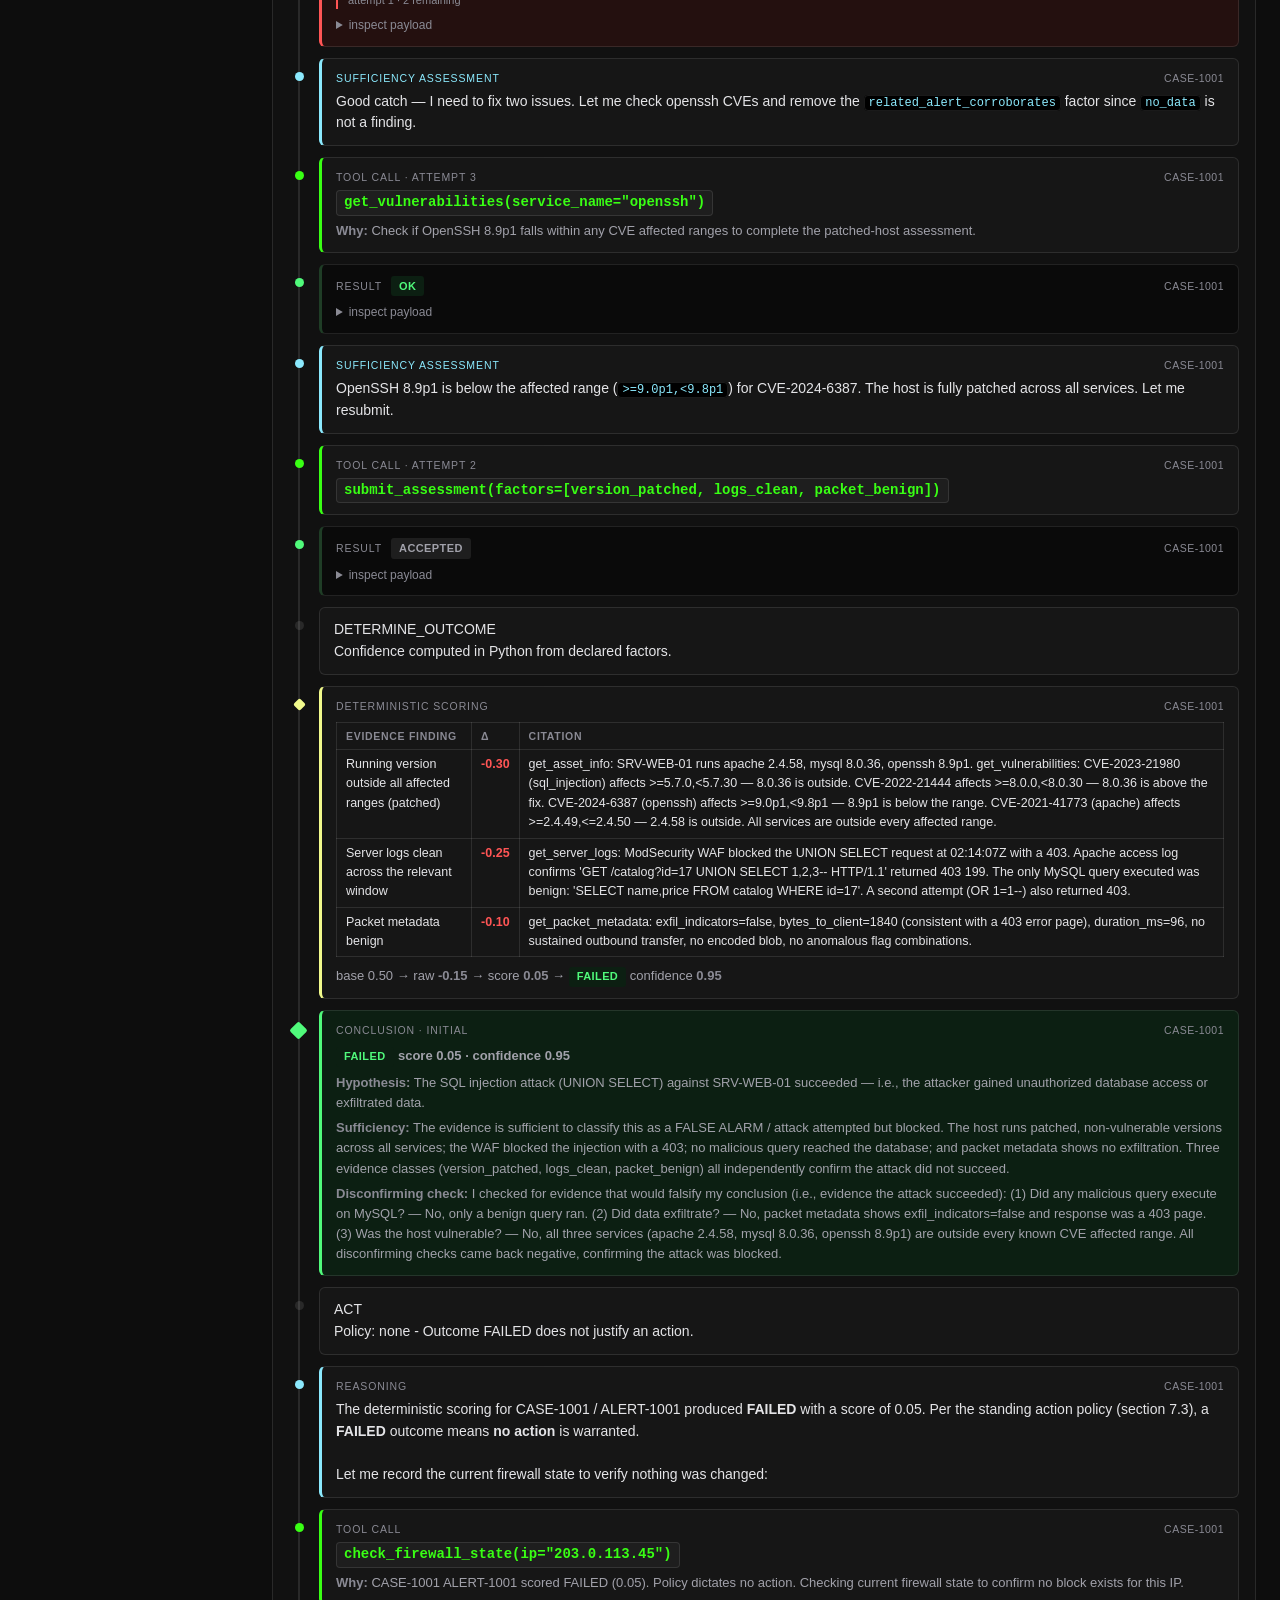
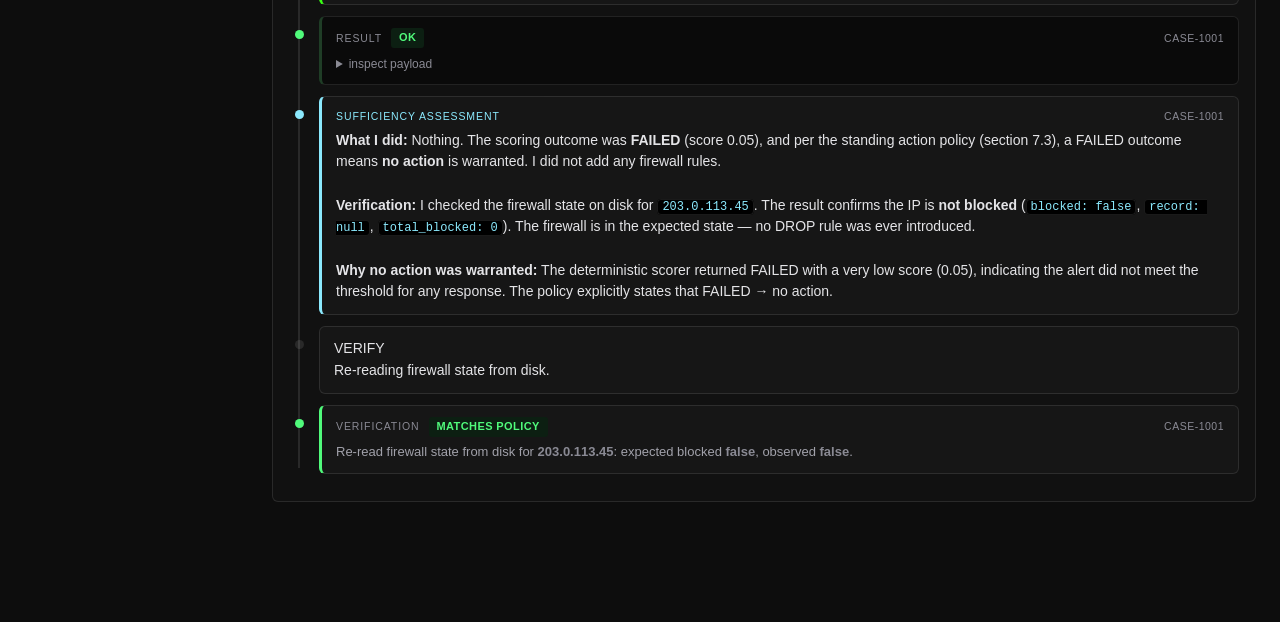
<file: viewer.html>
<!DOCTYPE html>
<html lang="en">
<head>
<meta charset="utf-8">
<meta name="viewport" content="width=device-width, initial-scale=1">
<title>SOC Agent - Trace Replay</title>

<meta name="description" content="Replay a recorded investigation step by step: every tool call, guard refusal, reconsideration and verified action.">
<meta property="og:type" content="website">
<meta property="og:site_name" content="SOC Agent">
<meta property="og:title" content="SOC Agent: trace viewer">
<meta property="og:description" content="Replay a recorded investigation step by step: every tool call, guard refusal, reconsideration and verified action.">
<meta property="og:url" content="https://soc-agent-trace-viewer.vercel.app/viewer.html">
<meta property="og:image" content="https://soc-agent-trace-viewer.vercel.app/og-image.png">
<meta property="og:image:width" content="1200">
<meta property="og:image:height" content="630">
<meta name="twitter:card" content="summary_large_image">
<link rel="icon" href="favicon.svg" type="image/svg+xml">
<link rel="stylesheet" href="viewer.css">
</head>
<body>
<div class="app">

  <aside class="sidebar">
    <a class="brand" href="index.html" title="Back to the overview">
      <span class="dot"></span>
      <span class="bt">SOC Agent<span class="bs">&larr; overview</span></span>
    </a>
    <div class="nav-label">Scenarios</div>
    <nav id="nav" class="nav"></nav>
    <div class="sidebar-foot" id="foot"></div>
  </aside>

  <div class="main-col">
    <header class="topbar">
      <h1 class="crumb" id="crumb">&nbsp;</h1>
      <span class="grow"></span>
      <button id="play" class="primary">Start</button>
      <button id="all">Show all</button>
      <button id="reset">Reset</button>
      <span id="count" class="mono count"></span>
    </header>

    <div class="content">
      <div id="stats" class="stats"></div>
      <div class="meta">
        <div id="summary" class="summary"></div>
      </div>

      <section class="panel">
        <div class="panel-hd">Cases</div>
        <div class="panel-bd"><div id="verdicts" class="verdicts"></div></div>
      </section>

      <section class="panel">
        <div class="panel-hd">Investigation timeline<span class="grow"></span>
          <span id="tlmeta"></span></div>
        <div class="panel-bd"><main><div id="tl" class="tl"></div></main></div>
      </section>
    </div>
  </div>

</div>

<!-- Motion, vendored rather than pulled from a CDN. The demo runs from a local
     http.server and may have no internet; a CDN miss would leave `Motion`
     undefined mid-demo. Every use below is feature-detected anyway. -->
<script src="vendor/motion.js"></script>
<script src="viewer.js"></script>
</body>
</html>
</file>
<file: site.css>
/* Warm palette taken from uupm.cc/demo/restaurant-food, read off the rendered
     demo with getComputedStyle rather than eyeballed:
       ground #FFFAF0, body text #6B5344, primary #FF6B35 on white, radius 12px,
       Playfair Display SC (display) + Karla (body).
     The two typefaces are NAMED but never FETCHED: this project's standing rule
     is zero external references, so the demo survives a venue with no internet.
     Both fall back to a system serif / sans stack. */
  :root{
    --cream:#FFFAF0; --cream2:#FFF3E4; --card:#FFFFFF;
    --ink:#3B2A1F; --body:#6B5344; --muted:#7D6553;
    --orange:#FF6B35; --orange-dk:#C4491A;
    /* Contrast-safe oranges for anything carrying text. #FF6B35 with white text is
       2.84:1, under WCAG AA 4.5:1; --orange-btn is the brightest orange that passes
       (4.63:1). --orange-num is for large numerals, where 3:1 applies (3.80:1).
       --orange itself stays for decoration: the logo dot and borders. */
    --orange-btn:#C94C1B; --orange-btn-hover:#A83C14; --orange-num:#E0561F; --line:rgba(107,83,68,.18);
    --r:12px;
  }
  *{box-sizing:border-box}
  body{margin:0;background:var(--cream);color:var(--body);
    font:16px/1.65 Karla,ui-sans-serif,-apple-system,"Segoe UI",Roboto,sans-serif;
    -webkit-font-smoothing:antialiased}
  h1,h2,h3{font-family:"Playfair Display SC",Georgia,"Times New Roman",serif;
    color:var(--ink);margin:0;line-height:1.15;letter-spacing:-.01em}
  a{color:var(--orange-dk)}
  code{font-family:ui-monospace,"SF Mono",Menlo,Consolas,monospace;font-size:.9em;
    background:var(--cream2);border:1px solid var(--line);border-radius:5px;padding:1px 5px;
    color:var(--ink)}
  .wrap{max-width:1080px;margin:0 auto;padding:0 24px}

  nav{position:sticky;top:0;z-index:30;background:rgba(255,250,240,.93);
    backdrop-filter:blur(8px);border-bottom:1px solid var(--line)}
  .nav-in{display:flex;align-items:center;gap:22px;padding:14px 0}
  .brand{display:flex;align-items:center;gap:10px;font-family:"Playfair Display SC",Georgia,serif;
    font-weight:700;color:var(--ink);font-size:18px;text-decoration:none}
  .brand .dot{width:11px;height:11px;border-radius:50%;background:var(--orange)}
  .nav-in .sp{flex:1}
  .nav-in a.l{color:var(--body);text-decoration:none;font-size:14.5px}
  .nav-in a.l:hover{color:var(--orange-dk)}
  .btn{display:inline-block;background:var(--orange-btn);color:#fff;text-decoration:none;
    border-radius:var(--r);padding:11px 20px;font-weight:700;font-size:15px;
    border:1px solid var(--orange-btn);transition:background .15s}
  .btn:hover{background:var(--orange-btn-hover);border-color:var(--orange-btn-hover);color:#fff}
  .btn.ghost{background:transparent;color:var(--ink);border-color:var(--line)}
  .btn.ghost:hover{background:var(--cream2);color:var(--ink)}
  .btn.sm{padding:8px 15px;font-size:14px}

  header.hero{padding-block:76px 64px}
  .kicker{display:inline-block;background:var(--cream2);border:1px solid var(--line);
    color:var(--muted);border-radius:4px;padding:5px 13px;font-size:12.5px;
    letter-spacing:.5px;text-transform:uppercase;margin-bottom:20px}
  h1{font-size:clamp(36px,5.4vw,60px);font-weight:700}
  h1 em{font-style:normal;color:var(--orange-dk)}
  .lede{font-size:19px;max-width:620px;margin:20px 0 0}
  .cta{display:flex;gap:12px;flex-wrap:wrap;margin-top:30px}
  .note{font-size:13.5px;color:var(--muted);margin-top:14px}

  section{padding-block:60px;border-top:1px solid var(--line)}
  .eyebrow{font-size:12.5px;letter-spacing:1.4px;text-transform:uppercase;
    color:var(--orange-dk);font-weight:700;margin-bottom:10px}
  h2{font-size:clamp(26px,3.4vw,36px);font-weight:700}
  .sub{margin-top:12px;max-width:680px}

  .steps{display:grid;grid-template-columns:repeat(auto-fit,minmax(200px,1fr));
    gap:16px;margin-top:32px}
  /* six items wrap 4+2 on a wide screen and leave a hole; 3+3 reads evenly */
  @media(min-width:880px){.steps.six{grid-template-columns:repeat(3,1fr)}}
  .step{background:var(--card);border:1px solid var(--line);border-radius:var(--r);padding:20px}
  .step .n{width:30px;height:30px;border-radius:50%;background:var(--cream2);
    border:1px solid var(--line);color:var(--orange-dk);font-weight:700;font-size:14px;
    display:grid;place-items:center;margin-bottom:12px}
  .step h3{font-size:17px;margin-bottom:7px}
  .step p{margin:0;font-size:14.5px}

  .cards{display:grid;grid-template-columns:repeat(auto-fit,minmax(250px,1fr));
    gap:16px;margin-top:32px}
  .sc{background:var(--card);border:1px solid var(--line);border-radius:var(--r);
    padding:20px;display:flex;flex-direction:column;gap:9px}
  .sc-hd{display:flex;align-items:baseline;gap:10px}
  .sc-n{font-family:"Playfair Display SC",Georgia,serif;font-size:26px;color:var(--orange-num);
    font-weight:700;line-height:1}
  .sc h3{font-size:16.5px}
  .sc p{margin:0;font-size:14.5px}
  .tag{align-self:flex-start;margin-top:auto;font-size:11.5px;font-weight:700;
    letter-spacing:.4px;border-radius:4px;padding:3px 10px;border:1px solid}
  .t-fail{color:#0B6B44;border-color:#0B6B44;background:#E8F6EF}
  .t-succ{color:#A82D16;border-color:#A82D16;background:#FCEDE9}
  .t-inc{color:#8A5E00;border-color:#8A5E00;background:#FFF4DC}
  .panelbox{background:var(--card);border:1px solid var(--line);border-radius:var(--r);
    padding:22px}
  .panelbox h3{font-size:17px;margin-bottom:12px}
  .kv{display:flex;gap:12px;padding:8px 0;border-bottom:1px dashed var(--line);font-size:14.5px}
  .kv:last-child{border-bottom:0}
  .kv b{flex:0 0 132px;color:var(--ink);font-weight:700}

  footer{padding-block:58px 70px;border-top:1px solid var(--line);text-align:center}
  footer h2{margin-bottom:14px}
  footer .sub{margin-left:auto;margin-right:auto}
  footer .cta{justify-content:center}
  .fine{margin-top:26px;font-size:13px;color:var(--muted)}
  @media(max-width:560px){.nav-in a.l{display:none}header.hero{padding-block:52px 44px}}

  /* Multi-page nav: the current page's tab is marked, since there is no
     scroll position to imply it any more. */
  .nav-in a.l{padding:6px 2px;border-bottom:2px solid transparent}
  .nav-in a.l.active{color:var(--ink);font-weight:700;border-bottom-color:var(--orange)}
  .pagehead{padding-block:54px 8px}
  .pagehead h1{font-size:clamp(30px,4.2vw,44px)}
  .pagehead .sub{font-size:17.5px;margin-top:14px}
  section.first{border-top:0;padding-top:34px}
  .pagenav{display:flex;gap:12px;flex-wrap:wrap;justify-content:space-between;
    align-items:center;padding:30px 0 0;border-top:1px solid var(--line);margin-top:10px}
  .pagenav .sp{flex:1}

  /* ---- "How it works" page ------------------------------------------------
     Scoped classes; nothing here is used by the other landing pages. The page
     is an argument rather than a reference, so the layout carries the flow:
     a pipeline strip up top, the six stages on a connected rail, then the
     correlation join, the access boundary, the verify loop, and a trace
     preview. Detail sits behind <details> so the page reads short first. */
  .pipe{display:flex;flex-wrap:wrap;gap:8px;align-items:center;margin-top:26px}
  .pipe a{display:inline-flex;align-items:center;gap:8px;text-decoration:none;
    background:var(--card);border:1px solid var(--line);border-radius:6px;
    padding:8px 13px;color:var(--ink);font-size:14px;font-weight:700}
  .pipe a:hover{border-color:var(--orange);color:var(--orange-dk)}
  .pipe .arw{color:var(--muted);font-size:15px;line-height:1}

  .flow{margin-top:30px;position:relative;padding-left:38px}
  .flow::before{content:"";position:absolute;left:14px;top:10px;bottom:10px;
    width:2px;background:var(--line)}
  .fstep{position:relative;background:var(--card);border:1px solid var(--line);
    border-radius:var(--r);padding:18px 20px;margin-bottom:14px;scroll-margin-top:86px}
  .fstep::before{content:attr(data-n);position:absolute;left:-38px;top:16px;
    width:28px;height:28px;border-radius:50%;background:var(--cream2);
    border:1px solid var(--line);color:var(--orange-dk);font-weight:700;
    font-size:13px;display:grid;place-items:center}
  .fstep:target{border-color:var(--orange)}
  .fstep:target::before{background:var(--orange-btn);color:#fff;border-color:var(--orange-btn)}
  .fstep h3{font-size:18px;margin-bottom:4px}
  .fstep .what{margin:8px 0 0;font-size:15px}
  .fstep .why{margin:10px 0 0;font-size:14px;color:var(--muted);
    border-left:2px solid var(--line);padding-left:11px}
  .fstep .why b{color:var(--ink)}

  .corr{display:grid;grid-template-columns:repeat(3,1fr);gap:14px;margin-top:26px}
  .cin{background:var(--card);border:1px solid var(--line);border-radius:var(--r);padding:16px}
  .cin .src{font-size:11px;letter-spacing:.9px;text-transform:uppercase;
    color:var(--orange-dk);font-weight:700}
  .cin .fact{margin-top:9px;font-size:14px;color:var(--ink);line-height:1.6}
  .join{margin:14px 0 0;text-align:center;color:var(--muted);font-size:22px;line-height:1}
  .cout{background:var(--cream2);border:1px solid var(--orange);border-left:4px solid var(--orange);
    border-radius:var(--r);padding:18px 20px;margin-top:14px}
  .cout .v{font-size:17px;color:var(--ink);font-weight:700;margin-bottom:6px}
  .cout p{margin:0;font-size:14.5px}

  .access{display:grid;grid-template-columns:repeat(3,1fr);gap:14px;margin-top:26px}
  .acol{background:var(--card);border:1px solid var(--line);border-radius:var(--r);padding:18px}
  .acol.no{background:#FBF1EC;border-style:dashed}
  .acol .hd{font-size:11.5px;letter-spacing:1px;text-transform:uppercase;font-weight:700;
    padding-bottom:9px;margin-bottom:11px;border-bottom:1px solid var(--line)}
  .acol.read .hd{color:#0B6B44} .acol.act .hd{color:#A82D16} .acol.no .hd{color:var(--muted)}
  .acol li{list-style:none;font-size:13.5px;padding:4px 0;line-height:1.5}
  .acol ul{margin:0;padding:0}
  .acol .note{font-size:12.5px;color:var(--muted);margin:11px 0 0;line-height:1.55}

  .chain{display:flex;flex-wrap:wrap;gap:10px;align-items:stretch;margin-top:24px}
  .clink{flex:1 1 170px;background:var(--card);border:1px solid var(--line);
    border-radius:var(--r);padding:15px 16px}
  .clink.key{border-color:var(--orange);background:var(--cream2)}
  .clink .k{font-size:10.5px;letter-spacing:.9px;text-transform:uppercase;color:var(--muted);
    font-weight:700}
  .clink .v{font-size:14.5px;color:var(--ink);margin-top:6px;line-height:1.5}

  .spread{display:flex;flex-wrap:wrap;gap:10px;margin-top:22px}
  .sp1{flex:1 1 150px;background:var(--card);border:1px solid var(--line);
    border-radius:var(--r);padding:14px}
  .sp1 .n{font-size:23px;font-weight:700;color:var(--ink);line-height:1}
  .sp1 .l{font-size:12.5px;color:var(--muted);margin-top:5px;line-height:1.45}

  @media(max-width:820px){
    .corr,.access{grid-template-columns:1fr}
    .flow{padding-left:30px}
    .fstep::before{left:-30px}
  }

  /* ---- classes replacing inline style= attributes -----------------------
     Needed so the Content-Security-Policy can drop style-src 'unsafe-inline'.
     A style="" attribute is covered by that directive exactly like a <style>
     block, so the attributes had to go as well as the blocks. */
  .gap-s{margin-top:12px}
  .gap-m{margin-top:26px}
  .gap-l{margin-top:30px}
  .gap-xl{margin-top:34px}
  .lead-lg{font-size:17.5px}
  .measure{max-width:760px}
  .legal-h{font-size:19px;margin:34px 0 12px}
  .legal-h.first{margin:0 0 12px}

  /* Keyboard focus. :focus-visible shows the ring for keyboard users without
     flashing it on every mouse click. Orange-btn keeps it above 3:1 on cream. */
  a:focus-visible, button:focus-visible, summary:focus-visible{
    outline:3px solid var(--orange-btn); outline-offset:3px; border-radius:6px}
  .btn:focus-visible{outline-offset:4px}
</file>
<file: viewer.css>
/* Dark Mode (OLED) + Minimalism - the "Developer Tools" template from
     uupm.cc/demo/developer-tools, tokens read off the rendered demo rather
     than eyeballed: ground #0D0D0D, panel #1E1E1E, zinc text, one neon-green
     accent (#39FF14) on black.

     Two deliberate departures from that demo, both because it is a LANDING
     page and this is a dense 43-step trace:
       - its airy hero spacing is not adopted; density stays Swiss-tight.
       - neon green is reserved for brand + interaction + tool calls. Semantic
         states use the Dracula set the demo itself uses in its code block, so
         "this failed" never has to be told apart from "this is a button".
     No webfont is loaded: IBM Plex Sans is requested and degrades to the
     system stack, keeping the viewer at zero external references (L-2).

     --dim2 is #8A8A94, not the demo's zinc-500 #71717A: measured on this
     card ground that token gives 3.74:1, under AA for the uppercase micro
     labels it colours. Lifted until it cleared 4.5:1. Measured, not eyeballed. */
  :root{
    --bg:#0D0D0D; --panel:#161616; --panel2:#0A0A0A; --line:rgba(255,255,255,.10);
    --ink:#E4E4E7; --dim:#A1A1AA; --dim2:#8A8A94;
    --accent:#39FF14; --accent-ink:#000000;
    --ok:#50FA7B; --warn:#F1FA8C; --bad:#FF5555;
    --purple:#BD93F9; --cyan:#8BE9FD;
    --ok-bg:#0C1F12; --bad-bg:#24100F; --warn-bg:#211E0C; --dim-bg:#1E1E1E;
    --r:6px;
  }
  *{box-sizing:border-box}
  body{margin:0;background:var(--bg);color:var(--ink);
    font:14px/1.55 "IBM Plex Sans",Inter,ui-sans-serif,-apple-system,"Segoe UI",Roboto,sans-serif;
    -webkit-font-smoothing:antialiased}
  code,pre,.mono{font-family:ui-monospace,"SF Mono",Menlo,Consolas,monospace}

  header{position:sticky;top:0;z-index:20;background:rgba(13,13,13,.94);
    backdrop-filter:blur(8px);border-bottom:1px solid var(--line);padding:14px 22px}
  .bar{display:flex;gap:14px;align-items:center;flex-wrap:wrap}
  h1{font-size:16px;margin:0;font-weight:600;letter-spacing:-.2px}
  h1 span{color:var(--dim);font-weight:400}
  select,button{background:var(--panel2);color:var(--ink);border:1px solid var(--line);
    border-radius:var(--r);padding:7px 12px;font-size:13px;font-family:inherit;cursor:pointer}
  select{min-width:290px}
  button:hover:not(:disabled){border-color:var(--accent)}
  button:disabled{opacity:.4;cursor:default}
  button.primary{background:var(--accent);border-color:var(--accent);color:var(--accent-ink);font-weight:650}
  .grow{flex:1}

  .meta{margin:0}
  .summary{background:var(--panel);border:1px solid var(--line);border-left:3px solid var(--accent);
    border-radius:var(--r);padding:13px 15px;color:var(--dim);font-size:13px;margin-top:14px}
  .summary b{color:var(--ink)}

  .verdicts{display:grid;grid-template-columns:repeat(auto-fit,minmax(210px,1fr));gap:12px}
  .verdict{background:var(--panel);border:1px solid var(--line);border-radius:var(--r);
    padding:11px 14px;min-width:172px;flex:1}
  .verdict .k{font-size:10.5px;letter-spacing:.9px;text-transform:uppercase;color:var(--dim2)}
  .verdict .v{font-size:19px;font-weight:600;margin-top:3px;letter-spacing:-.3px}
  .vhd{display:flex;align-items:center;gap:9px;padding-bottom:8px;margin-bottom:8px;
    border-bottom:1px solid var(--line)}
  .vid{font-size:11.5px;color:var(--dim);letter-spacing:.3px}
  .vr{display:flex;align-items:baseline;gap:10px;padding:2.5px 0}
  .vk{flex:0 0 84px;font-size:10px;letter-spacing:.9px;text-transform:uppercase;color:var(--dim2)}
  .vv{font-size:12.5px;color:var(--ink)}

  main{min-width:0}
  .tl{position:relative;padding-left:30px}
  .tl::before{content:"";position:absolute;left:9px;top:6px;bottom:6px;width:2px;background:var(--line)}

  .step{position:relative;margin:0 0 11px;opacity:0;transform:translateY(5px);
    transition:opacity .3s,transform .3s}
  .step.on{opacity:1;transform:none}
  /* Base rail marker. This rule is load-bearing: a pseudo-element with no
     `content` generates no box at all, so without it every .k-*::before and
     [data-refused]::before rule below is dead CSS that paints nothing. The
     default is a round dot on the rail; the kind rules override shape. */
  .step::before{content:"";position:absolute;left:-24.5px;top:14px;width:9px;height:9px;
    border-radius:50%;background:var(--line);z-index:1}
  .card{background:var(--panel);border:1px solid var(--line);border-radius:var(--r);padding:11px 14px}
  .lbl{font-size:10.5px;letter-spacing:.9px;text-transform:uppercase;color:var(--dim2);
    display:flex;gap:9px;align-items:center;margin-bottom:5px}
  .txt{white-space:pre-wrap}

  /* kinds */
  .k-state::before{background:var(--purple);width:13px;height:13px;left:-27px}
  .k-state .card{background:transparent;border:0;padding:3px 0}
  .k-state .name{font-size:11.5px;letter-spacing:1.7px;color:var(--purple);font-weight:700}
  .k-state .note{color:var(--dim2);font-size:12.5px;margin-top:1px}

  .k-thought::before,.k-sufficiency::before{background:var(--cyan)}
  .k-thought .card,.k-sufficiency .card{border-left:3px solid var(--cyan)}
  .k-sufficiency .lbl{color:var(--cyan)}

  .k-tool_call::before{background:var(--accent)}
  .k-tool_call .card{border-left:3px solid var(--accent)}
  .sig{color:var(--accent);font-weight:600;background:var(--dim-bg);border:1px solid var(--line);
    border-radius:4px;padding:1px 7px;display:inline-block}
  .reason{color:var(--dim);margin-top:5px;font-size:13px}
  .reason b{color:var(--dim2);font-weight:600}

  .k-tool_result::before{background:var(--ok)}
  .step[data-refused="1"]::before{background:var(--bad);border-radius:2px}
  .step[data-refused="1"] .card{border-left:3px solid var(--bad);background:var(--bad-bg)}
  .k-tool_result .card{border-left:3px solid #1F3D26;background:var(--panel2)}
  .k-tool_failure::before{background:var(--bad)}
  .k-tool_failure .card{border-left:3px solid var(--bad);background:var(--bad-bg)}
  .k-error::before{background:var(--bad)}
  .k-error .card{border-left:3px solid var(--bad);background:var(--bad-bg)}

  .k-scoring::before{background:var(--warn)}
  .k-scoring .card{border-left:3px solid var(--warn)}
  .k-conclusion::before{background:var(--ok);width:13px;height:13px;left:-27px}
  .k-conclusion .card{border-left:3px solid var(--ok);background:var(--ok-bg)}
  .k-action::before{background:var(--warn)}
  .k-action .card{border-left:3px solid var(--warn);background:var(--warn-bg)}
  .k-verification::before{background:var(--ok)}
  .k-verification .card{border-left:3px solid var(--ok)}

  /* reconsideration fork */
  .k-reconsider::before,.k-event::before{background:var(--purple);width:13px;height:13px;left:-27px}
  .k-reconsider .card,.k-event .card{border:1px dashed var(--purple);background:#171528}
  .fork{display:flex;align-items:center;gap:9px;color:var(--purple);font-weight:700;
    font-size:11.5px;letter-spacing:1.3px;text-transform:uppercase}
  .fork::before{content:"";flex:0 0 26px;height:2px;background:var(--purple);
    box-shadow:0 -6px 0 var(--purple)}

  /* Rail markers carry SHAPE as well as hue, so the kind survives greyscale,
     projector colour shift and colour-blind viewers. Declared AFTER the kind
     rules above so it wins on equal specificity. The card label repeats the
     kind in words - the marker is reinforcement, never the only signal. */
  .k-tool_failure::before,.k-error::before{border-radius:2px}
  .k-conclusion::before,.k-scoring::before{border-radius:2px;transform:rotate(45deg)}
  .k-reconsider::before,.k-event::before{background:var(--bg);border-radius:50%;
    box-shadow:inset 0 0 0 3px var(--purple)}
  .k-state::before{width:5px;height:18px;left:-23.5px;border-radius:2px;
    background:var(--purple)}
  .step[data-refused="1"]::before{background:var(--bad);border-radius:2px;
    transform:rotate(45deg)}

  table{border-collapse:collapse;width:100%;margin-top:8px;font-size:12.5px}
  th,td{border:1px solid var(--line);padding:5px 9px;text-align:left;vertical-align:top}
  th{color:var(--dim2);font-weight:600;font-size:10.5px;letter-spacing:.7px;text-transform:uppercase}
  td.d{white-space:nowrap;font-weight:650}
  .pos{color:var(--ok)} .neg{color:var(--bad)}

  .pill{display:inline-block;padding:1.5px 8px;border-radius:3px;font-size:11px;
    font-weight:650;letter-spacing:.4px}
  .p-ok{background:var(--ok-bg);color:var(--ok)} .p-bad{background:var(--bad-bg);color:var(--bad)}
  .p-warn{background:var(--warn-bg);color:var(--warn)} .p-dim{background:var(--dim-bg);color:var(--dim)}

  .side{display:grid;grid-template-columns:1fr 1fr;gap:11px;margin-top:9px}
  .side>div{background:var(--panel2);border:1px solid var(--line);border-radius:var(--r);padding:9px 11px}
  .side .h{font-size:10.5px;letter-spacing:.9px;text-transform:uppercase;color:var(--dim2);margin-bottom:4px}

  details{margin-top:7px}
  .refusal{margin:8px 0 4px;border-left:2px solid var(--bad);padding-left:10px}
  .refusal-item{color:var(--ink);font-size:12.5px;line-height:1.5;margin-bottom:6px}
  .refusal-item:last-child{margin-bottom:0}
  .refusal-meta{color:var(--dim2);font-size:11px;margin-top:6px}
  summary{cursor:pointer;color:var(--dim2);font-size:12px;user-select:none}
  summary:hover{color:var(--accent)}
  pre{background:#000000;border:1px solid var(--line);border-radius:6px;padding:9px;
    overflow:auto;font-size:11.5px;color:var(--dim);margin:6px 0 0;max-height:300px}
  .txt code,.reason code{background:#000000;border:1px solid var(--line);
    border-radius:4px;padding:0 4px;font-size:12px;color:var(--cyan)}
  .txt strong,.reason strong{color:var(--ink);font-weight:650}
  .mdh{display:block;color:var(--ink);font-weight:650;margin-top:4px}
  .case-tag{margin-left:auto;font-size:10.5px;color:var(--dim2);letter-spacing:.5px}
  .empty{color:var(--dim2);text-align:center;padding:60px 20px}
  /* ---- SaaS app shell -------------------------------------------------
     The uupm gallery demos are all marketing pages, so there was no app
     layout to lift; this is the standard SaaS shell (fixed sidebar nav,
     sticky topbar, KPI row, panelled content) built on the DevKit OLED
     tokens above. The KPI grid is the one pattern taken from the gallery's
     SaaS Analytics demo (4-up auto-fit cards, 12-16px gap). */
  .app{display:grid;grid-template-columns:248px 1fr;min-height:100vh}

  .sidebar{background:#080808;border-right:1px solid var(--line);position:sticky;
    top:0;height:100vh;overflow-y:auto;display:flex;flex-direction:column}
  .brand{padding:15px 18px;border-bottom:1px solid var(--line);display:flex;
    align-items:center;gap:10px;text-decoration:none;color:inherit}
  .brand:hover .bs{color:var(--accent)}
  .brand .dot{flex:0 0 9px;height:9px;background:var(--accent);border-radius:2px;
    box-shadow:0 0 10px rgba(57,255,20,.5)}
  .brand .bt{font-weight:600;font-size:13.5px;letter-spacing:-.2px;line-height:1.25}
  .brand .bs{display:block;color:var(--dim2);font-weight:400;font-size:10.5px;
    letter-spacing:.5px;text-transform:uppercase}
  .nav-label{padding:15px 18px 7px;font-size:10px;letter-spacing:1.1px;
    text-transform:uppercase;color:var(--dim2)}
  .nav{padding:0 10px;flex:1}
  .nav a{display:flex;gap:9px;align-items:center;padding:7px 9px;border-radius:var(--r);
    color:var(--dim);text-decoration:none;font-size:12.5px;margin-bottom:2px;
    border:1px solid transparent}
  .nav a:hover{background:#131313;color:var(--ink)}
  .nav a.active{background:#131313;color:var(--ink);border-color:var(--line)}
  .nav a.active .n{background:var(--accent);color:var(--accent-ink);border-color:var(--accent)}
  .nav .n{flex:0 0 19px;height:19px;display:grid;place-items:center;font-size:10.5px;
    font-weight:650;border:1px solid var(--line);border-radius:4px;color:var(--dim2)}
  .nav .t{flex:1;overflow:hidden;text-overflow:ellipsis;white-space:nowrap}
  .nav .b{font-size:9px;letter-spacing:.4px;padding:1px 5px;border-radius:3px;
    font-weight:700;border:1px solid transparent}
  .sidebar-foot{padding:11px 18px;border-top:1px solid var(--line);font-size:10.5px;
    color:var(--dim2);line-height:1.6}

  .main-col{min-width:0;display:flex;flex-direction:column}
  .topbar{position:sticky;top:0;z-index:20;background:rgba(13,13,13,.95);
    backdrop-filter:blur(8px);border-bottom:1px solid var(--line);
    padding:11px 24px;display:flex;gap:11px;align-items:center;flex-wrap:wrap}
  .crumb{font-size:13.5px;font-weight:600;letter-spacing:-.2px}
  .crumb i{color:var(--dim2);font-style:normal;font-weight:400}
  .content{padding:20px 24px 120px;width:100%;max-width:1160px}

  .stats{display:grid;grid-template-columns:repeat(auto-fit,minmax(148px,1fr));gap:12px}
  .stat{background:var(--panel);border:1px solid var(--line);border-radius:var(--r);
    padding:12px 14px}
  .stat .k{font-size:10px;letter-spacing:1px;text-transform:uppercase;color:var(--dim2)}
  .stat .v{font-size:19px;font-weight:600;margin-top:5px;letter-spacing:-.4px}
  .stat .s{font-size:11px;color:var(--dim2);margin-top:3px}

  .panel{background:#111111;border:1px solid var(--line);border-radius:var(--r);margin-top:14px}
  .panel-hd{padding:11px 16px;border-bottom:1px solid var(--line);font-size:10.5px;
    letter-spacing:1.1px;text-transform:uppercase;color:var(--dim2);
    display:flex;align-items:center;gap:9px}
  .panel-hd .grow{flex:1}
  .panel-bd{padding:16px}

  @media(max-width:900px){
    /* align-content:start stops the 100vh min-height stretching the sidebar row
       into empty space when the main column is short (e.g. while loading) */
    .app{grid-template-columns:1fr;align-content:start}
    .sidebar{position:static;height:auto}
    .nav{display:grid;grid-template-columns:repeat(auto-fit,minmax(150px,1fr));gap:4px;flex:none;align-content:start}
    .sidebar-foot{display:none}
  }
  @media(max-width:640px){.side{grid-template-columns:1fr}select{min-width:0;width:100%}}

  /* ---- classes replacing inline style= attributes -----------------------
     CSP style-src 'unsafe-inline' covers BOTH <style> blocks and style=""
     attributes, including ones written into innerHTML at runtime. Moving the
     block out is not enough on its own; every attribute has to go too, which
     is what these cover. Element.style.* assignments are CSSOM, not an
     attribute, so fillBadges() is unaffected. */
  .count{color:var(--dim2);font-size:12px}
  .sig-fail{color:var(--bad)}
  .no-factors{color:var(--dim2)}
  .score-line{margin-top:9px}
  .ceiling{color:var(--warn);margin-top:7px}
  .concl-head{font-size:16px;font-weight:650}
  .concl-meta{color:var(--dim);font-size:13px}
  .rule-line{font-size:12px}
  .detail-gap{margin-top:6px}
  .prior-meta{color:var(--dim)}
  .exp-wrap{margin-top:6px}
  .exp-body{color:var(--dim2);margin-top:6px}
  .exp-inline{color:var(--dim2)}
  .run-error{color:var(--bad)}
  .tl-meta{color:var(--dim2);font-size:10.5px}
  .foot-strong{color:var(--dim)}
  .foot-note{color:var(--dim2)}
  .vv-bad{color:var(--bad)}

  /* Keyboard focus, on-brand for the dark viewer. */
  a:focus-visible, button:focus-visible, summary:focus-visible{
    outline:2px solid var(--accent); outline-offset:2px; border-radius:4px}
</file>
